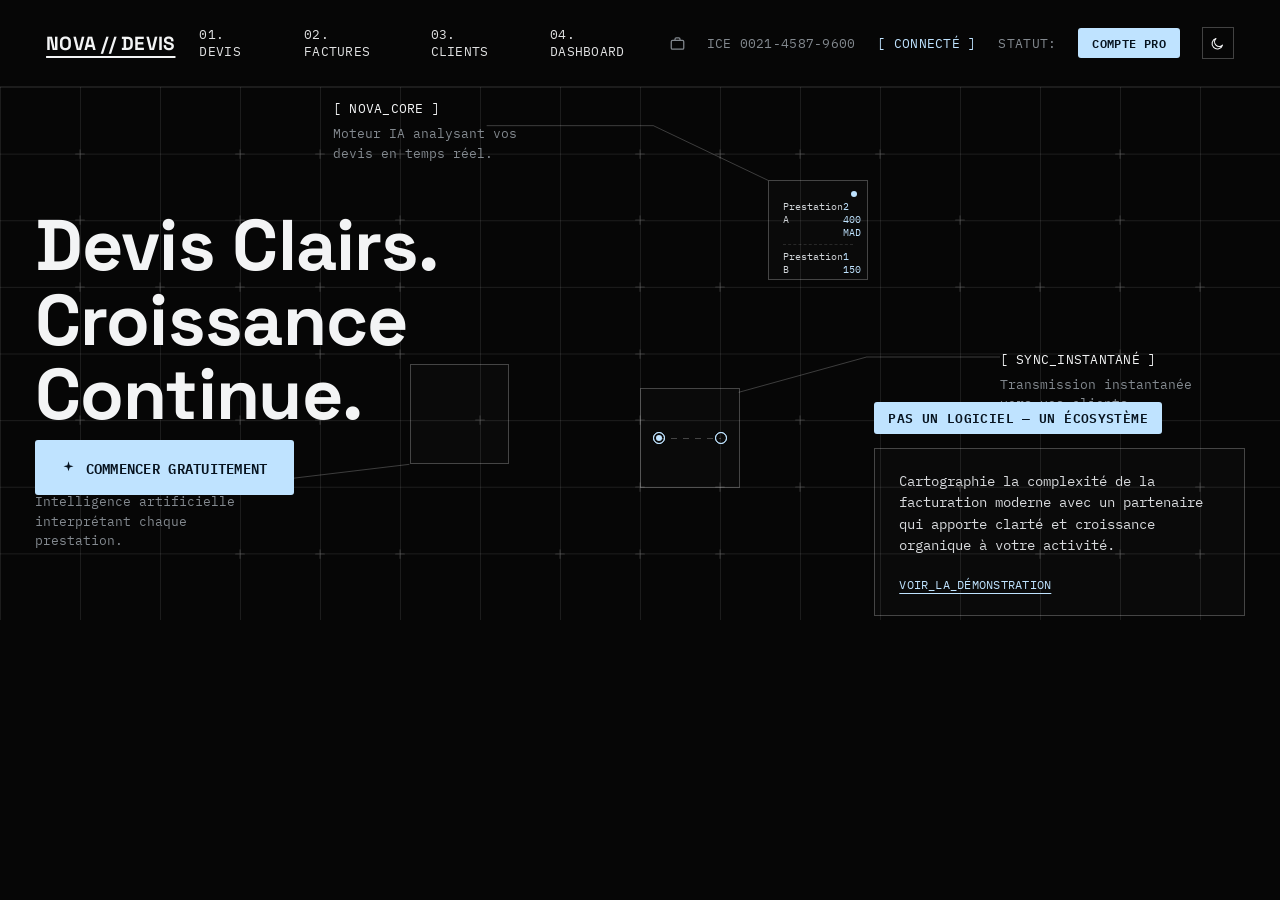
<file: frontend/index.html>
<!DOCTYPE html>
<html lang="fr">
<head>
<meta charset="UTF-8">
<meta name="viewport" content="width=device-width, initial-scale=1.0">
<title>NOVA // DEVIS — Devis clairs. Croissance continue.</title>
<link rel="preconnect" href="https://fonts.googleapis.com">
<link href="https://fonts.googleapis.com/css2?family=Space+Grotesk:wght@500;700&family=IBM+Plex+Mono:wght@400;500;600&display=swap" rel="stylesheet">
<style>
  :root{
    --bg:#060606;
    --line:rgba(255,255,255,.09);
    --line-strong:rgba(255,255,255,.24);
    --ink:#F3F4F5;
    --muted:#83898f;
    --accent:#BFE3FF;
    --accent-rgb:191,227,255;
    --accent-ink:#07131f;
    --ease:cubic-bezier(.22,.68,.32,1);
  }
  [data-theme="light"]{
    --bg:#FFFFFF;
    --line:rgba(10,12,15,.10);
    --line-strong:rgba(10,12,15,.24);
    --ink:#101113;
    --muted:#5B6066;
    --accent:#1C6FD1;
    --accent-rgb:28,111,209;
    --accent-ink:#FFFFFF;
  }
  *,*::before,*::after{box-sizing:border-box;}
  html,body{margin:0;background:var(--bg);}
  body{
    font-family:'IBM Plex Mono', monospace;
    color:var(--ink);
    -webkit-font-smoothing:antialiased;
    overflow-x:hidden;
  }
  a{color:inherit;text-decoration:none;}

  /* ---------------- Curtain (video-open feel) ---------------- */
  .curtain{position:fixed;inset:0;background:#060606;z-index:999;pointer-events:none;
    animation:curtain-out .9s var(--ease) .15s forwards;}
  @keyframes curtain-out{to{opacity:0;visibility:hidden;}}

  /* ---------------- Stage ---------------- */
  .stage{max-width:1600px;margin:0 auto;position:relative;}

  /* NAV */
  .nav{
    display:flex;align-items:center;justify-content:space-between;gap:24px;
    padding:26px clamp(20px,3.6vw,52px);border-bottom:1px solid var(--line);
    font-size:13px;letter-spacing:.02em;
    opacity:0;animation:fadeIn .6s var(--ease) .1s forwards;
  }
  .logo{
    font-family:'Space Grotesk',sans-serif;font-weight:700;font-size:19px;
    text-decoration:underline;text-underline-offset:6px;text-decoration-thickness:2px;
    white-space:nowrap;
  }
  .nav-links{display:flex;gap:clamp(16px,3vw,40px);}
  .nav-links a{color:var(--ink);opacity:.92;transition:opacity .2s;}
  .nav-links a:hover{opacity:1;color:var(--accent);}
  .nav-links a.active{color:var(--accent);}
  .nav-right{display:flex;align-items:center;gap:clamp(10px,2vw,22px);color:var(--muted);white-space:nowrap;}
  .nav-right .tag{color:var(--accent);}
  .pill{
    background:var(--accent);color:var(--accent-ink);font-weight:600;
    padding:5px 14px;border-radius:3px;font-size:12px;letter-spacing:.03em;
  }
  .nav-icon{width:15px;height:15px;flex:none;color:var(--muted);}
  .theme-toggle{
    width:32px;height:32px;border:1px solid var(--line-strong);background:transparent;color:var(--ink);
    display:inline-flex;align-items:center;justify-content:center;cursor:pointer;flex:none;
    transition:border-color .2s, transform .3s var(--ease);
  }
  .theme-toggle:hover{border-color:var(--accent);}
  .theme-toggle svg{width:15px;height:15px;}

  /* HERO CANVAS — percentage-positioned to mirror the reference composition */
  .hero{
    position:relative;
    aspect-ratio:1920/800;
    padding:0 clamp(16px,3.6vw,0px);
  }
  .grid-bg{position:absolute;inset:0;z-index:0;
    background-image:
      linear-gradient(var(--line) 1px, transparent 1px),
      linear-gradient(90deg, var(--line) 1px, transparent 1px);
    background-size: 6.25% 12.5%;
    opacity:0;animation:fadeIn 1.1s ease .2s forwards;
  }
  .connectors{position:absolute;inset:0;width:100%;height:100%;z-index:1;overflow:visible;}
  .connectors path{
    fill:none;stroke:var(--line-strong);stroke-width:1.4;
    stroke-dasharray:1400; stroke-dashoffset:1400;
    animation:draw 1.4s var(--ease) forwards;
  }
  @keyframes draw{to{stroke-dashoffset:0;}}

  .plus-layer{position:absolute;inset:0;z-index:1;pointer-events:none;}
  .plus{
    position:absolute;width:13px;height:13px;transform:translate(-50%,-50%);color:var(--line-strong);
    opacity:0;animation:plusIn .5s ease forwards, plusPulse 4.5s ease-in-out infinite;
  }
  .plus svg{width:100%;height:100%;display:block;}
  @keyframes plusIn{to{opacity:.7;}}
  @keyframes plusPulse{0%,100%{opacity:.35;}50%{opacity:.85;}}

  .node{position:absolute;z-index:2;}
  .node .eyebrow{
    font-size:12.5px;color:var(--ink);letter-spacing:.02em;margin-bottom:8px;
    opacity:0;transform:translateY(8px);animation:upIn .6s var(--ease) forwards;
  }
  .node .desc{
    font-size:12.5px;color:var(--muted);line-height:1.55;max-width:230px;
    opacity:0;transform:translateY(8px);animation:upIn .6s var(--ease) forwards;
  }
  @keyframes upIn{to{opacity:1;transform:translateY(0);}}

  .box{
    position:absolute;z-index:2;border:1px solid var(--line-strong);background:rgba(255,255,255,.015);
    overflow:hidden;opacity:0;transform:scale(.92);
    animation:boxIn .6s var(--ease) forwards;
  }
  @keyframes boxIn{to{opacity:1;transform:scale(1);}}
  .box-inner{position:absolute;inset:0;}

  /* Headline */
  .headline{
    position:absolute; left:2.7%; top:19%; width:min(46%,640px); z-index:2;
  }
  .headline .line{overflow:hidden;display:block;}
  .headline .line span{
    display:inline-block; font-family:'Space Grotesk',sans-serif; font-weight:700;
    font-size:clamp(34px,5.6vw,84px); line-height:1.04; letter-spacing:-.01em;
    transform:translateY(100%); animation:lineUp .7s var(--ease) forwards;
  }
  @keyframes lineUp{to{transform:translateY(0);}}

  .cta{
    position:absolute; left:2.7%; top:calc(19% + clamp(150px,17vw,260px) + 34px);
    display:inline-flex;align-items:center;gap:10px;
    background:var(--accent);color:var(--accent-ink);font-weight:600;font-size:13.5px;letter-spacing:.02em;
    padding:16px 26px;border-radius:3px;z-index:3;
    opacity:0;transform:translateY(14px);animation:upIn .6s var(--ease) 1.1s forwards;
    transition:transform .25s var(--ease), box-shadow .25s var(--ease);
  }
  .cta:hover{transform:translateY(-2px);box-shadow:0 14px 30px -10px rgba(var(--accent-rgb),.35);}
  .cta svg{width:15px;height:15px;}

  /* Right callout */
  .callout{position:absolute;right:2.7%;top:59%;width:min(29%,420px);z-index:2;
    opacity:0;transform:translateX(18px);animation:rightIn .7s var(--ease) 1s forwards;}
  @keyframes rightIn{to{opacity:1;transform:translateX(0);}}
  .callout .pill{display:inline-block;margin-bottom:14px;font-size:12.5px;}
  .callout-box{border:1px solid var(--line-strong);padding:22px 24px;background:rgba(255,255,255,.015);}
  .callout-box p{margin:0 0 16px;font-size:13.5px;line-height:1.6;color:#d8dadd;}
  .callout-box a{font-size:12px;color:var(--accent);text-decoration:underline;text-underline-offset:4px;letter-spacing:.02em;}
  .callout-box a:hover{color:#fff;}

  /* ---------------- Box content: NOVA_CORE (AI scanning devis) ---------------- */
  .mini-doc{padding:14px 14px 0;font-size:9.5px;color:#cfd3d7;}
  .mini-doc .row{display:flex;justify-content:space-between;padding:5px 0;border-bottom:1px dashed rgba(255,255,255,.12);}
  .mini-doc .row span:last-child{color:var(--accent);}
  .scan-bar{position:absolute;left:0;right:0;height:22px;
    background:linear-gradient(180deg, transparent, rgba(var(--accent-rgb),.16), transparent);
    animation:scan 2.6s linear infinite;}
  @keyframes scan{0%{top:0%;}100%{top:100%;}}
  .ai-dot{position:absolute;top:10px;right:10px;width:6px;height:6px;border-radius:50%;background:var(--accent);
    animation:dotPulse 1.6s ease-in-out infinite;}
  @keyframes dotPulse{0%,100%{opacity:.4;box-shadow:0 0 0 0 rgba(var(--accent-rgb),.4);}50%{opacity:1;box-shadow:0 0 0 5px rgba(var(--accent-rgb),0);}}

  /* ---------------- Box content: ANALYSE_LIVE (bars) ---------------- */
  .bars{position:absolute;left:14px;right:14px;bottom:14px;top:14px;display:flex;align-items:flex-end;gap:6px;}
  .bars i{flex:1;background:linear-gradient(180deg, var(--accent), rgba(var(--accent-rgb),.25));
    border-radius:1px 1px 0 0; animation:barMove 2.8s ease-in-out infinite;}
  @keyframes barMove{0%,100%{transform:scaleY(var(--h1));}50%{transform:scaleY(var(--h2));}}
  .bars i{transform-origin:bottom;}

  /* ---------------- Box content: SYNC_INSTANTANE (pulse nodes) ---------------- */
  .sync-wrap{position:absolute;inset:0;}
  .sync-line{position:absolute;left:18%;right:18%;top:50%;height:1px;background:repeating-linear-gradient(90deg, var(--line-strong) 0 6px, transparent 6px 12px);}
  .sync-node{position:absolute;top:50%;width:12px;height:12px;border:1px solid var(--accent);border-radius:50%;transform:translate(-50%,-50%);}
  .sync-node.a{left:18%;} .sync-node.b{left:82%;}
  .sync-dot{position:absolute;top:50%;left:18%;width:6px;height:6px;border-radius:50%;background:var(--accent);
    transform:translate(-50%,-50%);animation:travel 2.2s linear infinite;}
  @keyframes travel{0%{left:18%;opacity:0;}10%{opacity:1;}90%{opacity:1;}100%{left:82%;opacity:0;}}
  .ring{position:absolute;top:50%;width:12px;height:12px;border:1px solid var(--accent);border-radius:50%;
    transform:translate(-50%,-50%);animation:ringPulse 2.2s ease-out infinite;}
  .ring.a{left:18%;} .ring.b{left:82%;animation-delay:1.1s;}
  @keyframes ringPulse{0%{transform:translate(-50%,-50%) scale(1);opacity:.7;}100%{transform:translate(-50%,-50%) scale(2.4);opacity:0;}}

  @keyframes fadeIn{to{opacity:1;}}

  /* ---------------- Reduced motion ---------------- */
  @media (prefers-reduced-motion: reduce){
    *,*::before,*::after{animation-duration:.001ms !important; animation-iteration-count:1 !important;}
    .curtain{display:none;}
    .headline .line span, .node .eyebrow, .node .desc, .box, .cta, .callout{opacity:1 !important; transform:none !important;}
    .connectors path{stroke-dashoffset:0 !important;}
    .plus{opacity:.6 !important;}
  }

  /* ---------------- Responsive fallback ---------------- */
  @media (max-width:1000px){
    .hero{aspect-ratio:auto;min-height:auto;padding-bottom:60px;}
    .grid-bg,.connectors,.plus-layer{display:none;}
    .node{display:none;}
    .box{display:none;}
    .headline{position:static;width:auto;padding:56px 20px 0;}
    .cta{position:static;margin:28px 20px 0;}
    .callout{position:static;width:auto;margin:40px 20px 0;transform:none !important;opacity:1 !important;}
    .nav-links{display:none;}
  }
  @media (max-width:1000px) and (min-width:0px){
    .nav{flex-wrap:wrap;}
  }
</style>
</head>
<body>

<div class="curtain"></div>

<div class="stage">

  <header class="nav">
    <a href="index.html" class="logo">NOVA // DEVIS</a>
    <nav class="nav-links">
      <a href="devis.html">01. DEVIS</a>
      <a href="factures.html">02. FACTURES</a>
      <a href="clients.html">03. CLIENTS</a>
      <a href="dashboard.html">04. DASHBOARD</a>
    </nav>
    <div class="nav-right">
      <svg class="nav-icon" viewBox="0 0 24 24" fill="none" stroke="currentColor" stroke-width="2" stroke-linecap="round" stroke-linejoin="round"><rect x="2" y="7" width="20" height="14" rx="2"/><path d="M16 7V5a2 2 0 0 0-2-2h-4a2 2 0 0 0-2 2v2"/></svg>
      <span>ICE 0021-4587-9600</span>
      <span class="tag">[ CONNECTÉ ]</span>
      <span>STATUT:</span>
      <span class="pill">COMPTE PRO</span>
      <button class="theme-toggle" aria-label="Changer de thème"></button>
    </div>
  </header>

  <section class="hero" id="heroCanvas">
    <div class="grid-bg"></div>

    <svg class="connectors" viewBox="0 0 1920 800" preserveAspectRatio="none">
      <path d="M 730,58 L 980,58 L 1152,140" style="animation-delay:.35s"/>
      <path d="M 1500,405 L 1300,405 L 1108,458" style="animation-delay:.55s"/>
      <path d="M 614,566 L 380,594 L 150,594" style="animation-delay:.75s"/>
    </svg>

    <div class="plus-layer" id="plusLayer"></div>

    <!-- NOVA_CORE -->
    <div class="node" style="left:26%; top:2.5%;">
      <div class="eyebrow" style="animation-delay:.4s;">[ NOVA_CORE ]</div>
      <div class="desc" style="animation-delay:.5s;">Moteur IA analysant vos devis en temps réel.</div>
    </div>
    <div class="box" style="left:60%; top:17.5%; width:7.8%; height:18.6%; animation-delay:.55s;">
      <div class="box-inner">
        <div class="ai-dot"></div>
        <div class="mini-doc">
          <div class="row"><span>Prestation A</span><span>2 400 MAD</span></div>
          <div class="row"><span>Prestation B</span><span>1 150 MAD</span></div>
          <div class="row"><span>TVA 20%</span><span>710 MAD</span></div>
          <div class="row"><span>Total</span><span>4 260 MAD</span></div>
        </div>
        <div class="scan-bar"></div>
      </div>
    </div>

    <!-- SYNC_INSTANTANE -->
    <div class="node" style="left:78.1%; top:49.5%; text-align:left;">
      <div class="eyebrow" style="animation-delay:.6s;">[ SYNC_INSTANTANÉ ]</div>
      <div class="desc" style="animation-delay:.7s;">Transmission instantanée vers vos clients.</div>
    </div>
    <div class="box" style="left:50%; top:56.5%; width:7.8%; height:18.6%; animation-delay:.7s;">
      <div class="box-inner sync-wrap">
        <div class="sync-line"></div>
        <div class="ring a"></div><div class="ring b"></div>
        <div class="sync-node a"></div><div class="sync-node b"></div>
        <div class="sync-dot"></div>
      </div>
    </div>

    <!-- ANALYSE_LIVE -->
    <div class="node" style="left:2.7%; top:71.5%;">
      <div class="eyebrow" style="animation-delay:.8s;">[ ANALYSE_LIVE ]</div>
      <div class="desc" style="animation-delay:.9s;">Intelligence artificielle interprétant chaque prestation.</div>
    </div>
    <div class="box" style="left:32%; top:52%; width:7.8%; height:18.6%; animation-delay:.85s;">
      <div class="box-inner">
        <div class="bars" id="analyseBars"></div>
      </div>
    </div>

    <!-- Headline -->
    <h1 class="headline">
      <span class="line"><span style="animation-delay:.55s;">Devis Clairs.</span></span>
      <span class="line"><span style="animation-delay:.68s;">Croissance</span></span>
      <span class="line"><span style="animation-delay:.81s;">Continue.</span></span>
    </h1>

    <a href="devis.html" class="cta">
      <svg viewBox="0 0 24 24" fill="currentColor"><path d="M12 2l1.8 6.2L20 10l-6.2 1.8L12 18l-1.8-6.2L4 10l6.2-1.8L12 2z"/></svg>
      COMMENCER GRATUITEMENT
    </a>

    <div class="callout">
      <span class="pill">PAS UN LOGICIEL — UN ÉCOSYSTÈME</span>
      <div class="callout-box">
        <p>Cartographie la complexité de la facturation moderne avec un partenaire qui apporte clarté et croissance organique à votre activité.</p>
        <a href="dashboard.html">VOIR_LA_DÉMONSTRATION</a>
      </div>
    </div>

  </section>
</div>

<script src="js/app.js"></script>
<script>
  // Procedurally scatter blueprint "+" markers across the grid intersections,
  // with randomized pulse timing so the canvas feels quietly alive.
  const plusSvg = '<svg viewBox="0 0 24 24" fill="none" stroke="currentColor" stroke-width="2" stroke-linecap="round"><path d="M12 4v16M4 12h16"/></svg>';
  const layer = document.getElementById('plusLayer');
  const cols = 16, rows = 8;
  for(let r=1;r<rows;r++){
    for(let c=1;c<cols;c++){
      if(Math.random() > 0.55) continue; // sparse, not every intersection
      const el = document.createElement('div');
      el.className = 'plus';
      el.style.left = (c/cols*100) + '%';
      el.style.top = (r/rows*100) + '%';
      el.style.animationDelay = (Math.random()*1.2) + 's, ' + (Math.random()*4) + 's';
      el.innerHTML = plusSvg;
      layer.appendChild(el);
    }
  }

  // Animated bar chart for the ANALYSE_LIVE box
  const bars = document.getElementById('analyseBars');
  for(let i=0;i<7;i++){
    const h1 = (0.25 + Math.random()*0.5).toFixed(2);
    const h2 = (0.35 + Math.random()*0.6).toFixed(2);
    const b = document.createElement('i');
    b.style.setProperty('--h1', h1);
    b.style.setProperty('--h2', h2);
    b.style.transform = 'scaleY(' + h1 + ')';
    b.style.animationDelay = (Math.random()*1.4) + 's';
    bars.appendChild(b);
  }

  // Subtle parallax on the hero canvas, following the cursor (desktop only)
  const hero = document.getElementById('heroCanvas');
  if(window.matchMedia('(min-width:1001px)').matches && !window.matchMedia('(prefers-reduced-motion: reduce)').matches){
    hero.addEventListener('mousemove', (e)=>{
      const r = hero.getBoundingClientRect();
      const px = (e.clientX - r.left)/r.width - 0.5;
      const py = (e.clientY - r.top)/r.height - 0.5;
      hero.querySelectorAll('.node, .box').forEach((el, i)=>{
        const depth = (i % 3 + 1) * 2.4;
        el.style.transform = (el.style.transform||'').replace(/translate3d\([^)]*\)/,'') +
          ` translate3d(${px*depth}px, ${py*depth}px, 0)`;
      });
    });
  }
</script>
</body>
</html>
</file>
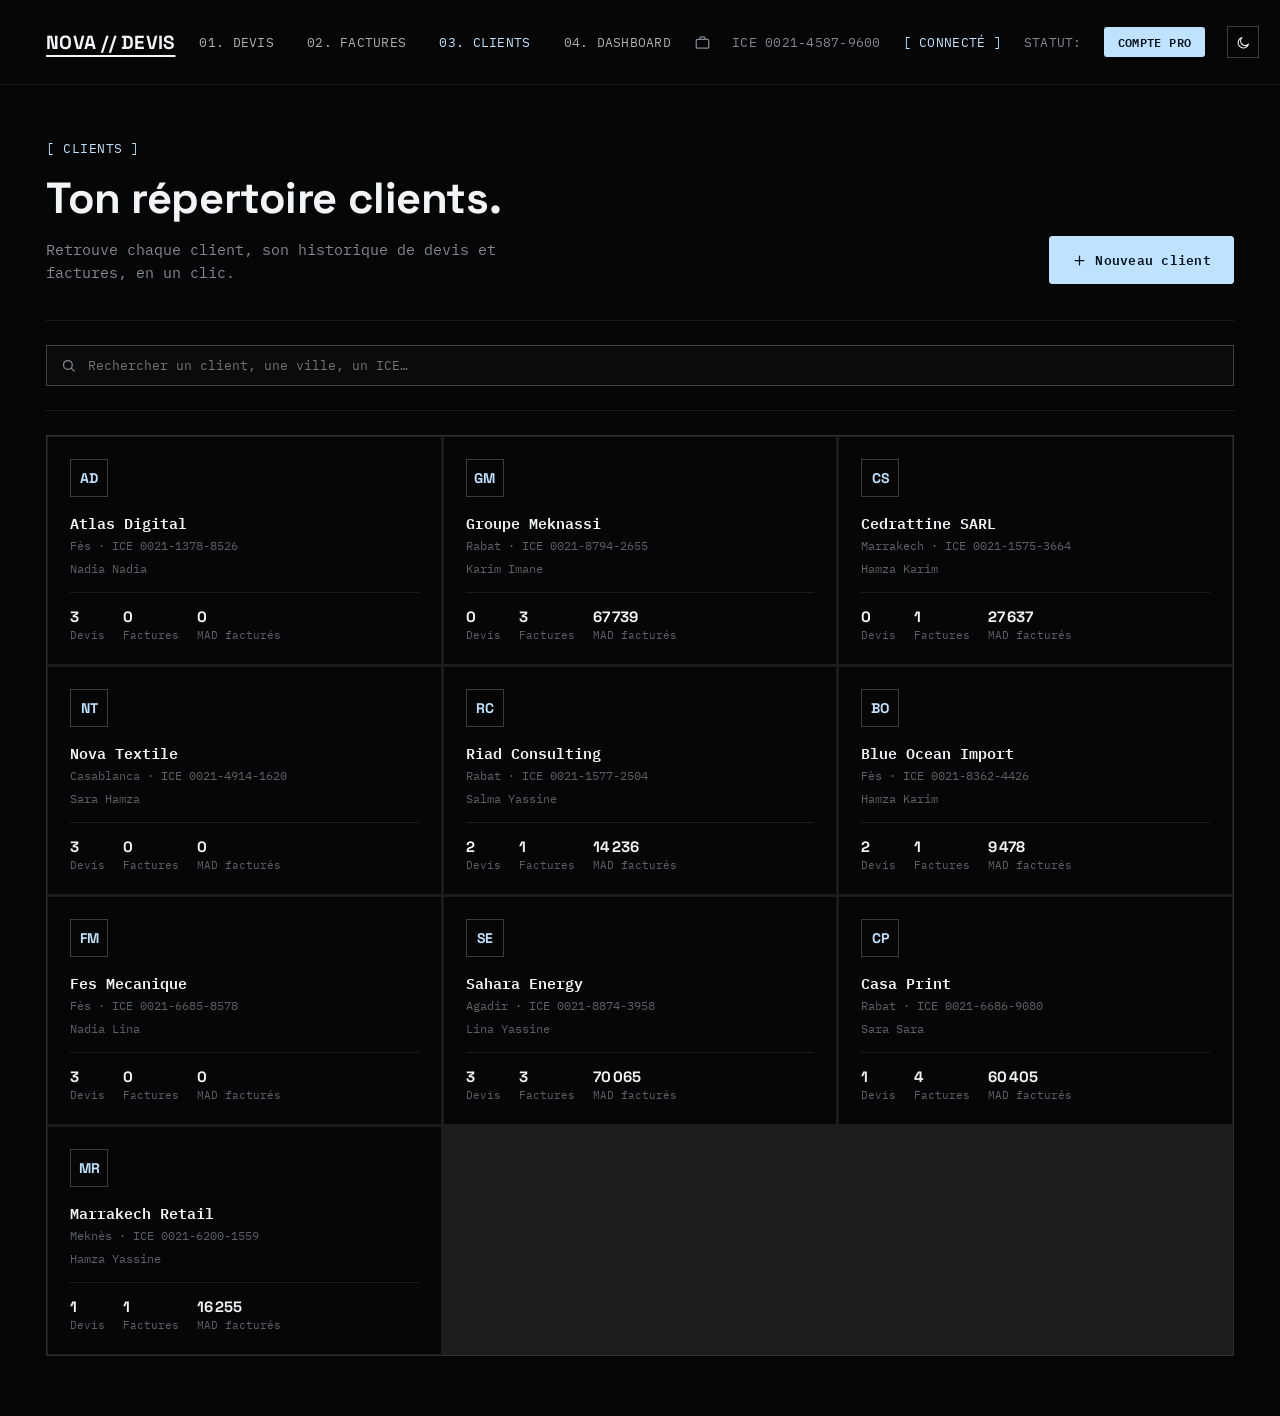
<file: frontend/clients.html>
<!DOCTYPE html>
<html lang="fr">
<head>
<meta charset="UTF-8">
<meta name="viewport" content="width=device-width, initial-scale=1.0">
<title>Clients — NOVA // DEVIS</title>
<link rel="preconnect" href="https://fonts.googleapis.com">
<link href="https://fonts.googleapis.com/css2?family=Space+Grotesk:wght@500;700&family=IBM+Plex+Mono:wght@400;500;600&display=swap" rel="stylesheet">
<link rel="stylesheet" href="css/style.css">
<style>
  .client-card{cursor:pointer;}
  .client-avatar{width:38px;height:38px;border:1px solid var(--line-strong);display:flex;align-items:center;justify-content:center;
    font-family:'Space Grotesk',sans-serif;font-weight:700;font-size:14px;color:var(--accent);margin-bottom:14px;}
  .client-stats{display:flex;gap:18px;margin-top:16px;padding-top:14px;border-top:1px solid var(--line);}
  .client-stats div{font-size:11px;color:var(--muted-2);}
  .client-stats b{display:block;font-family:'Space Grotesk',sans-serif;font-size:15px;color:var(--ink);font-weight:700;margin-bottom:2px;}
</style>
</head>
<body>

<div class="stage">
  <header class="nav">
    <a href="index.html" class="logo">NOVA // DEVIS</a>
    <nav class="nav-links">
      <a href="devis.html">01. DEVIS</a>
      <a href="factures.html">02. FACTURES</a>
      <a href="clients.html" class="active">03. CLIENTS</a>
      <a href="dashboard.html">04. DASHBOARD</a>
    </nav>
    <div class="nav-right">
      <svg class="nav-icon" viewBox="0 0 24 24" fill="none" stroke="currentColor" stroke-width="2" stroke-linecap="round" stroke-linejoin="round"><rect x="2" y="7" width="20" height="14" rx="2"/><path d="M16 7V5a2 2 0 0 0-2-2h-4a2 2 0 0 0-2 2v2"/></svg>
      <span>ICE 0021-4587-9600</span>
      <span class="tag">[ CONNECTÉ ]</span>
      <span>STATUT:</span>
      <span class="pill">COMPTE PRO</span>
      <button class="theme-toggle" aria-label="Changer de thème"></button>
    </div>
    <button class="nav-burger"><svg width="16" height="16" viewBox="0 0 24 24" fill="none" stroke="currentColor" stroke-width="2" stroke-linecap="round"><path d="M4 6h16M4 12h16M4 18h16"/></svg></button>
  </header>

  <div class="wrap">
    <div class="page-head reveal">
      <span class="eyebrow">[ CLIENTS ]</span>
      <div class="page-head-row">
        <div>
          <h1>Ton répertoire clients.</h1>
          <p class="sub">Retrouve chaque client, son historique de devis et factures, en un clic.</p>
        </div>
        <button class="btn btn-primary" id="openNewClient">
          <svg width="15" height="15" viewBox="0 0 24 24" fill="none" stroke="currentColor" stroke-width="2" stroke-linecap="round"><path d="M12 5v14M5 12h14"/></svg>
          Nouveau client
        </button>
      </div>
    </div>

    <div class="toolbar reveal">
      <div class="search-box">
        <svg viewBox="0 0 24 24" fill="none" stroke="currentColor" stroke-width="2" stroke-linecap="round"><circle cx="11" cy="11" r="7"/><path d="m21 21-4.35-4.35"/></svg>
        <input type="text" id="searchInput" placeholder="Rechercher un client, une ville, un ICE…">
      </div>
    </div>

    <div id="clientsWrap" style="margin:24px 0 60px;"></div>
  </div>
</div>

<!-- New client modal -->
<div class="modal-center" id="clientModal">
  <div class="modal-box">
    <span class="eyebrow" style="margin-bottom:6px;">[ NOUVEAU CLIENT ]</span>
    <h3 style="margin-bottom:18px;">Ajouter un client</h3>
    <form id="clientForm">
      <div class="field">
        <label>Nom de l'entreprise</label>
        <input type="text" id="cName" placeholder="Ex : Atlas Digital" required>
      </div>
      <div class="field-row">
        <div class="field">
          <label>Contact</label>
          <input type="text" id="cContact" placeholder="Nom du contact">
        </div>
        <div class="field">
          <label>ICE</label>
          <input type="text" id="cIce" placeholder="0021-XXXX-XXXX">
        </div>
      </div>
      <div class="field-row">
        <div class="field">
          <label>E-mail</label>
          <input type="email" id="cEmail" placeholder="contact@entreprise.ma">
        </div>
        <div class="field">
          <label>Ville</label>
          <select id="cCity">
            <option>Casablanca</option><option>Rabat</option><option>Marrakech</option>
            <option>Fès</option><option>Tanger</option><option>Agadir</option><option>Meknès</option>
          </select>
        </div>
      </div>
      <div class="flex gap-12 mt-24">
        <button type="button" class="btn" id="cancelClient">Annuler</button>
        <button type="submit" class="btn btn-primary" style="flex:1;">Ajouter le client</button>
      </div>
    </form>
  </div>
</div>

<!-- Client detail modal -->
<div class="modal-center" id="detailModal">
  <div class="modal-box" id="detailContent" style="max-width:520px;"></div>
</div>

<script src="js/app.js"></script>
<script src="js/clients.js"></script>
</body>
</html>
</file>
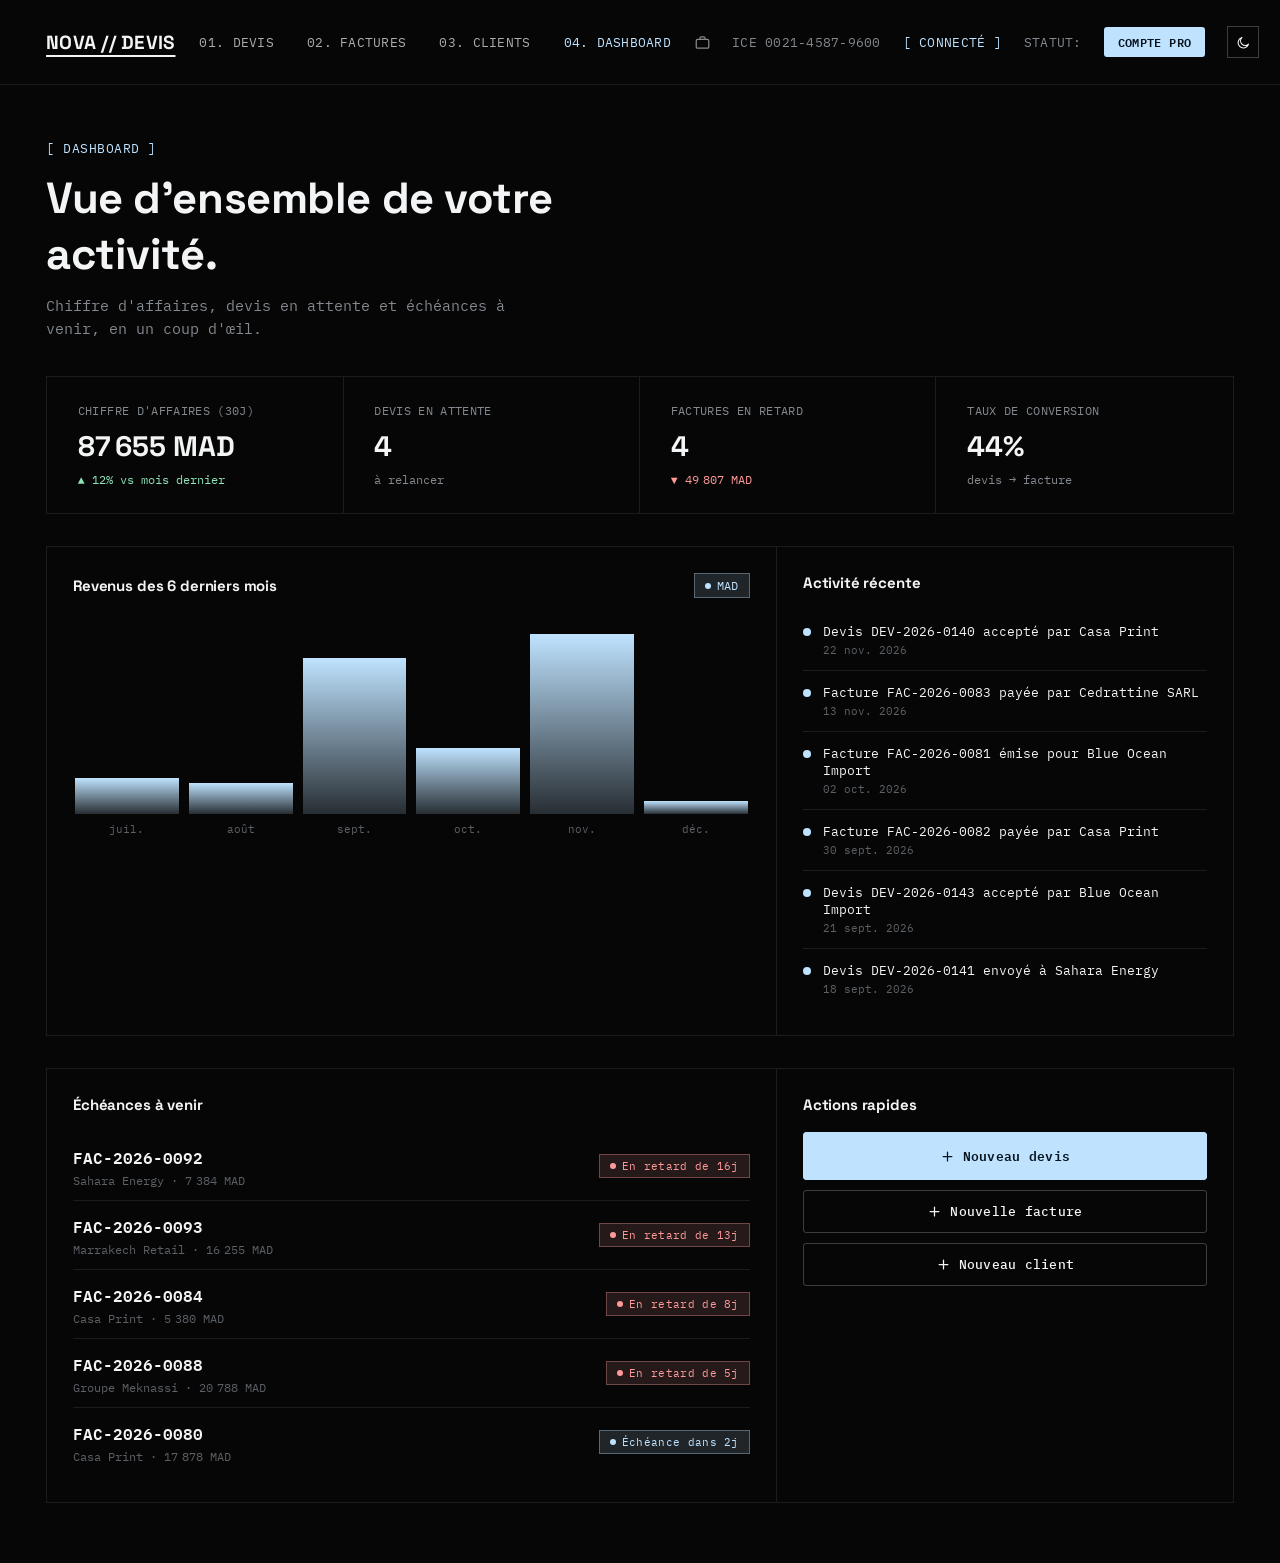
<file: frontend/dashboard.html>
<!DOCTYPE html>
<html lang="fr">
<head>
<meta charset="UTF-8">
<meta name="viewport" content="width=device-width, initial-scale=1.0">
<title>Dashboard — NOVA // DEVIS</title>
<link rel="preconnect" href="https://fonts.googleapis.com">
<link href="https://fonts.googleapis.com/css2?family=Space+Grotesk:wght@500;700&family=IBM+Plex+Mono:wght@400;500;600&display=swap" rel="stylesheet">
<link rel="stylesheet" href="css/style.css">
<style>
  .chart-card{position:relative;overflow:hidden;}
  .chart-wrap{height:220px;display:flex;align-items:flex-end;gap:10px;margin-top:18px;padding:0 2px;}
  .chart-wrap .bar-col{flex:1;display:flex;flex-direction:column;align-items:center;gap:8px;}
  .chart-wrap .bar{width:100%;background:linear-gradient(180deg,var(--accent),rgba(191,227,255,.18));transform-origin:bottom;
    transform:scaleY(0);transition:transform 1s var(--ease);}
  .chart-wrap .m-label{font-size:10.5px;color:var(--muted-2);}
  .legend-row{display:flex;justify-content:space-between;align-items:center;margin-top:8px;}
  .activity-item{display:flex;gap:12px;padding:13px 0;border-bottom:1px solid var(--line);font-size:13px;}
  .activity-item:last-child{border-bottom:none;}
  .activity-dot{width:8px;height:8px;border-radius:50%;background:var(--accent);margin-top:5px;flex:none;}
  .activity-item .t{color:var(--muted-2);font-size:11px;margin-top:3px;}
  .due-item{display:flex;align-items:center;gap:12px;padding:12px 0;border-bottom:1px solid var(--line);}
  .due-item:last-child{border-bottom:none;}
  .due-badge{margin-left:auto;font-size:11px;}
</style>
</head>
<body>

<div class="stage">
  <header class="nav">
    <a href="index.html" class="logo">NOVA // DEVIS</a>
    <nav class="nav-links">
      <a href="devis.html">01. DEVIS</a>
      <a href="factures.html">02. FACTURES</a>
      <a href="clients.html">03. CLIENTS</a>
      <a href="dashboard.html" class="active">04. DASHBOARD</a>
    </nav>
    <div class="nav-right">
      <svg class="nav-icon" viewBox="0 0 24 24" fill="none" stroke="currentColor" stroke-width="2" stroke-linecap="round" stroke-linejoin="round"><rect x="2" y="7" width="20" height="14" rx="2"/><path d="M16 7V5a2 2 0 0 0-2-2h-4a2 2 0 0 0-2 2v2"/></svg>
      <span>ICE 0021-4587-9600</span>
      <span class="tag">[ CONNECTÉ ]</span>
      <span>STATUT:</span>
      <span class="pill">COMPTE PRO</span>
      <button class="theme-toggle" aria-label="Changer de thème"></button>
    </div>
    <button class="nav-burger"><svg width="16" height="16" viewBox="0 0 24 24" fill="none" stroke="currentColor" stroke-width="2" stroke-linecap="round"><path d="M4 6h16M4 12h16M4 18h16"/></svg></button>
  </header>

  <div class="wrap">
    <div class="page-head reveal">
      <span class="eyebrow">[ DASHBOARD ]</span>
      <div class="page-head-row">
        <div>
          <h1>Vue d'ensemble de votre activité.</h1>
          <p class="sub">Chiffre d'affaires, devis en attente et échéances à venir, en un coup d'œil.</p>
        </div>
      </div>
    </div>

    <div class="kpi-strip reveal">
      <div class="kpi">
        <div class="k-label">CHIFFRE D'AFFAIRES (30J)</div>
        <div class="k-value" id="kpiRevenue">—</div>
        <div class="k-delta up">▲ 12% vs mois dernier</div>
      </div>
      <div class="kpi">
        <div class="k-label">DEVIS EN ATTENTE</div>
        <div class="k-value" id="kpiPendingDevis">—</div>
        <div class="k-delta muted">à relancer</div>
      </div>
      <div class="kpi">
        <div class="k-label">FACTURES EN RETARD</div>
        <div class="k-value" id="kpiOverdue">—</div>
        <div class="k-delta down" id="kpiOverdueAmount">—</div>
      </div>
      <div class="kpi">
        <div class="k-label">TAUX DE CONVERSION</div>
        <div class="k-value" id="kpiConversion">—</div>
        <div class="k-delta muted">devis → facture</div>
      </div>
    </div>

    <div class="grid-2 mt-32 reveal">
      <div class="chart-card">
        <div class="card-head">
          <h3>Revenus des 6 derniers mois</h3>
          <span class="badge blue">MAD</span>
        </div>
        <div class="chart-wrap" id="revenueChart"></div>
      </div>
      <div>
        <div class="card-head"><h3>Activité récente</h3></div>
        <div id="activityFeed"></div>
      </div>
    </div>

    <div class="grid-2 mt-32 reveal" style="margin-bottom:60px;">
      <div>
        <div class="card-head"><h3>Échéances à venir</h3></div>
        <div id="upcomingDue"></div>
      </div>
      <div>
        <div class="card-head"><h3>Actions rapides</h3></div>
        <div class="flex" style="flex-direction:column;gap:10px;">
          <a href="devis.html" class="btn btn-primary"><svg width="15" height="15" viewBox="0 0 24 24" fill="none" stroke="currentColor" stroke-width="2" stroke-linecap="round"><path d="M12 5v14M5 12h14"/></svg> Nouveau devis</a>
          <a href="factures.html" class="btn"><svg width="15" height="15" viewBox="0 0 24 24" fill="none" stroke="currentColor" stroke-width="2" stroke-linecap="round"><path d="M12 5v14M5 12h14"/></svg> Nouvelle facture</a>
          <a href="clients.html" class="btn"><svg width="15" height="15" viewBox="0 0 24 24" fill="none" stroke="currentColor" stroke-width="2" stroke-linecap="round"><path d="M12 5v14M5 12h14"/></svg> Nouveau client</a>
        </div>
      </div>
    </div>
  </div>
</div>

<script src="js/app.js"></script>
<script src="js/dashboard.js"></script>
</body>
</html>
</file>
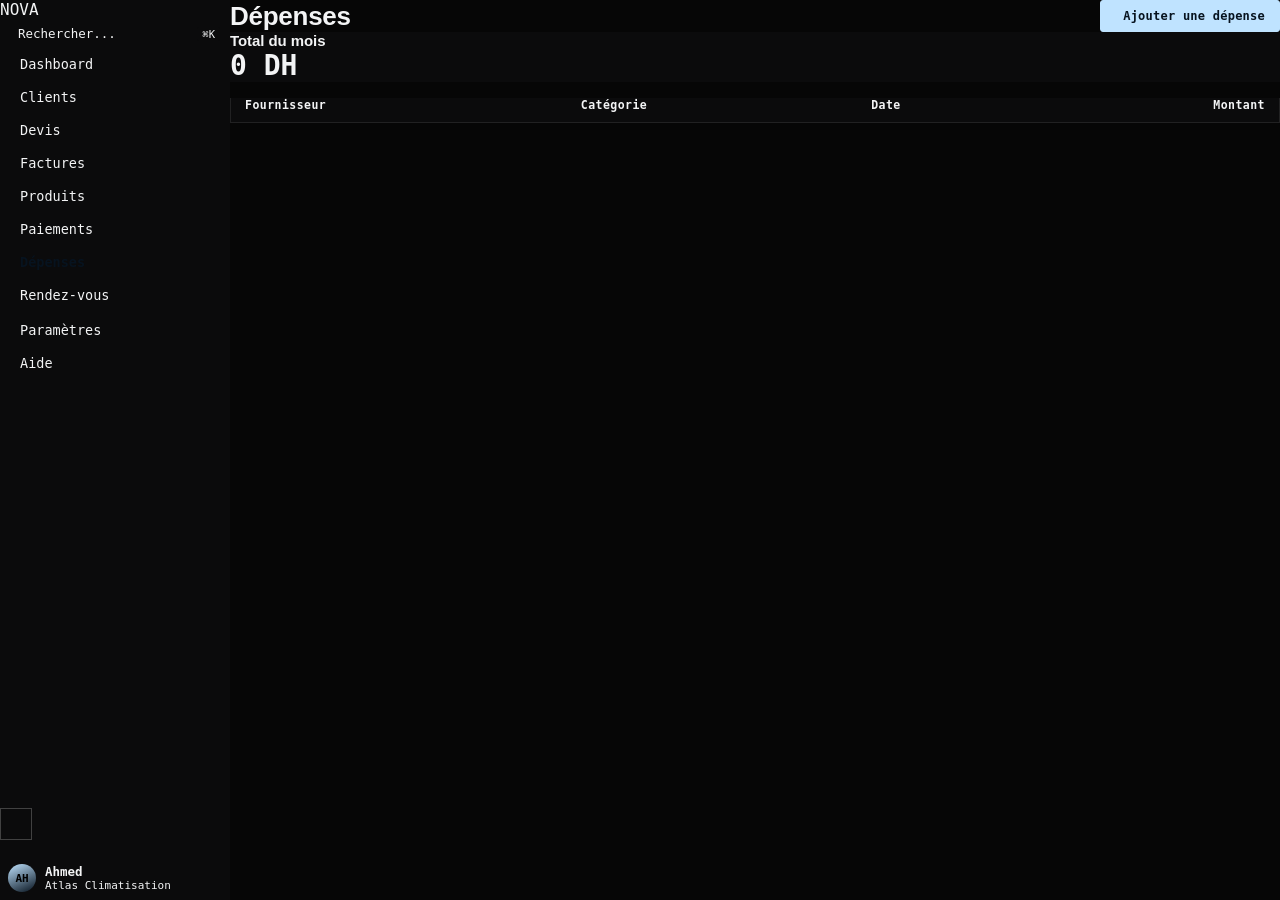
<file: frontend/depenses.html>
<!DOCTYPE html>
<html lang="fr">
<head>
<meta charset="UTF-8">
<meta name="viewport" content="width=device-width, initial-scale=1.0">
<title>Dépenses — NOVA</title>
<link rel="preconnect" href="https://fonts.googleapis.com">
<link href="https://fonts.googleapis.com/css2?family=Manrope:wght@600;700;800&family=Inter:wght@400;500;600;700&display=swap" rel="stylesheet">
<link rel="stylesheet" href="css/style.css">
<link rel="stylesheet" href="css/app.css">
</head>
<body>
<div class="app-shell">

  <aside class="sidebar">
    <a href="index.html" class="brand"><span class="brand-mark"></span>NOVA</a>
    <div class="side-search" data-cmdk-trigger><i data-lucide="search"></i> Rechercher... <kbd>⌘K</kbd></div>
    <nav class="side-nav">
      <a href="dashboard.html"><i data-lucide="layout-dashboard"></i>Dashboard</a>
      <a href="clients.html"><i data-lucide="users"></i>Clients</a>
      <a href="devis.html"><i data-lucide="file-text"></i>Devis</a>
      <a href="factures.html"><i data-lucide="receipt"></i>Factures</a>
      <a href="produits.html"><i data-lucide="package"></i>Produits</a>
      <a href="paiements.html"><i data-lucide="credit-card"></i>Paiements</a>
      <a href="depenses.html" class="active"><i data-lucide="wallet"></i>Dépenses</a>
      <a href="rendezvous.html"><i data-lucide="calendar"></i>Rendez-vous</a>
      <div class="side-sep"></div>
      <a href="settings.html"><i data-lucide="settings"></i>Paramètres</a>
      <a href="#"><i data-lucide="help-circle"></i>Aide</a>
    </nav>
    <div class="side-foot">
      <button class="theme-toggle" style="align-self:flex-start;margin-bottom:6px;" onclick="novaToggleTheme()"><i data-lucide="moon" class="icon-moon"></i><i data-lucide="sun" class="icon-sun"></i></button>
      <div class="user-chip"><div class="avatar">AH</div><div><div class="u-name">Ahmed</div><div class="u-role">Atlas Climatisation</div></div></div>
    </div>
  </aside>

  <main class="main">
    <div class="topbar">
      <h1>Dépenses</h1>
      <div class="topbar-actions">
        <button class="btn btn-primary btn-sm" onclick="novaNewExpense()"><i data-lucide="plus"></i>Ajouter une dépense</button>
      </div>
    </div>

    <div class="panel" style="margin-bottom:16px;">
      <div class="panel-head"><h2>Total du mois</h2></div>
      <div class="kpi-val" id="exp-total" style="font-size:28px;">0 DH</div>
    </div>

    <div class="panel" style="padding:0;">
      <div class="table-wrap">
        <table class="data-table">
          <thead><tr><th>Fournisseur</th><th>Catégorie</th><th>Date</th><th style="text-align:right;">Montant</th></tr></thead>
          <tbody id="exp-tbody"></tbody>
        </table>
      </div>
    </div>
  </main>
</div>

<nav class="mobile-nav">
  <a href="dashboard.html"><i data-lucide="layout-dashboard"></i>Accueil</a>
  <a href="clients.html"><i data-lucide="users"></i>Clients</a>
  <a href="devis.html"><i data-lucide="file-text"></i>Devis</a>
  <a href="factures.html"><i data-lucide="receipt"></i>Factures</a>
  <a href="settings.html"><i data-lucide="more-horizontal"></i>Plus</a>
</nav>

<script src="js/data.js"></script>
<script src="js/icons.js"></script>
<script src="js/app.js"></script>
<script>
document.addEventListener('DOMContentLoaded', () => {
  const d = NOVA.data();
  const total = d.expenses.reduce((s,e)=>s+e.amount,0);
  novaCountUp(document.getElementById('exp-total'), total, { money:true });
  document.getElementById('exp-tbody').innerHTML = d.expenses.map(e => `
    <tr><td class="cell-primary">${e.supplier}</td><td class="cell-muted">${e.category}</td><td class="cell-muted">${e.date.split('-').reverse().join('/')}</td><td class="cell-num">${NOVA.fmt(e.amount)}</td></tr>`).join('');
  novaIcons();
});
function novaNewExpense(){
  const supplier = prompt('Fournisseur :');
  if(!supplier) return;
  const amount = parseFloat(prompt('Montant (DH) :') || '0') || 0;
  const d = NOVA.data();
  d.expenses.unshift({ id:'e'+Date.now(), supplier, category:'Autre', amount, date:new Date().toISOString().slice(0,10) });
  NOVA.save(d);
  novaToast('Dépense ajoutée');
  location.reload();
}
</script>
</body>
</html>
</file>
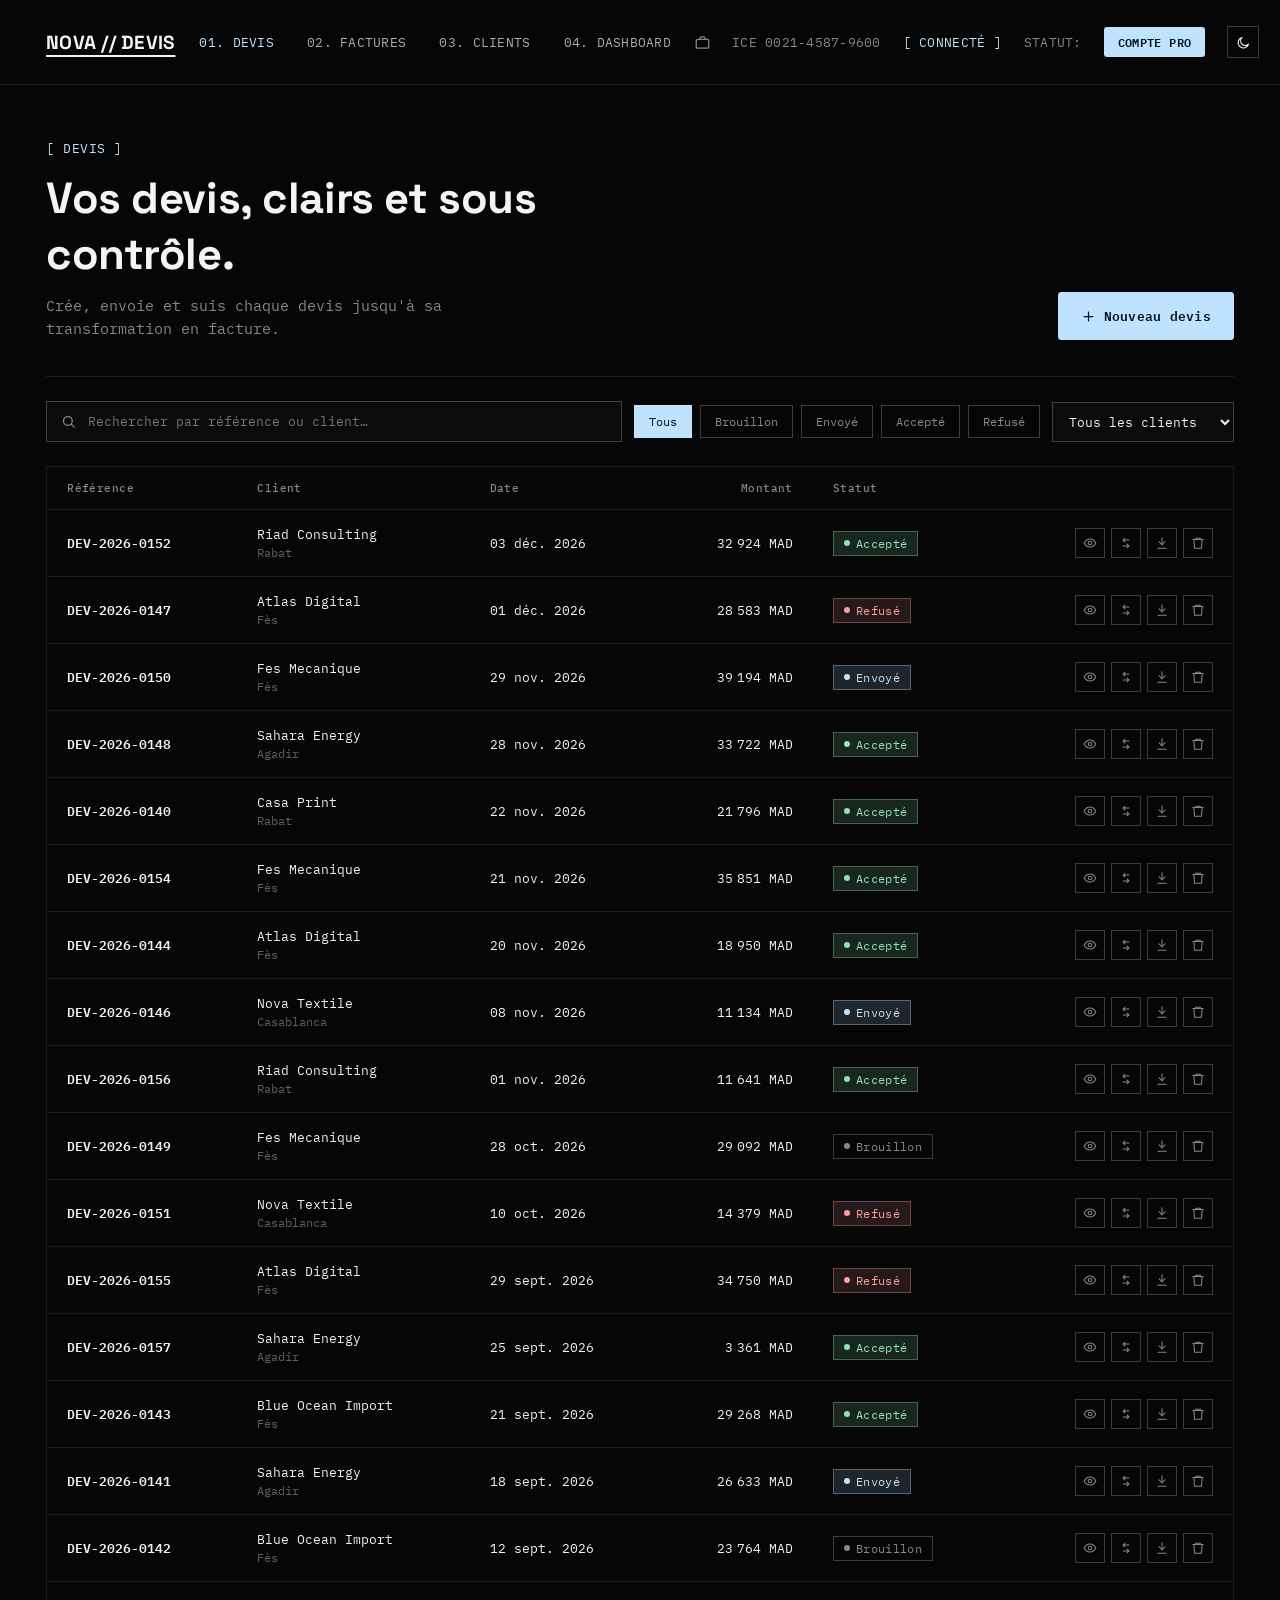
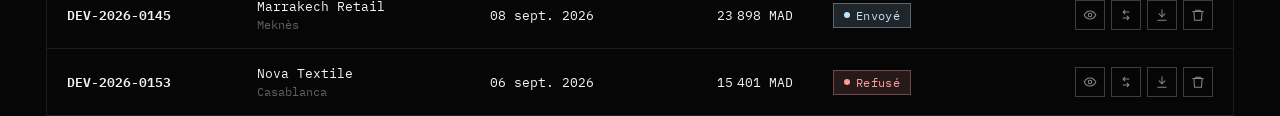
<file: frontend/devis.html>
<!DOCTYPE html>
<html lang="fr">
<head>
<meta charset="UTF-8">
<meta name="viewport" content="width=device-width, initial-scale=1.0">
<title>Devis — NOVA // DEVIS</title>
<link rel="preconnect" href="https://fonts.googleapis.com">
<link href="https://fonts.googleapis.com/css2?family=Space+Grotesk:wght@500;700&family=IBM+Plex+Mono:wght@400;500;600&display=swap" rel="stylesheet">
<link rel="stylesheet" href="css/style.css">
</head>
<body>

<div class="stage">
  <header class="nav">
    <a href="index.html" class="logo">NOVA // DEVIS</a>
    <nav class="nav-links">
      <a href="devis.html" class="active">01. DEVIS</a>
      <a href="factures.html">02. FACTURES</a>
      <a href="clients.html">03. CLIENTS</a>
      <a href="dashboard.html">04. DASHBOARD</a>
    </nav>
    <div class="nav-right">
      <svg class="nav-icon" viewBox="0 0 24 24" fill="none" stroke="currentColor" stroke-width="2" stroke-linecap="round" stroke-linejoin="round"><rect x="2" y="7" width="20" height="14" rx="2"/><path d="M16 7V5a2 2 0 0 0-2-2h-4a2 2 0 0 0-2 2v2"/></svg>
      <span>ICE 0021-4587-9600</span>
      <span class="tag">[ CONNECTÉ ]</span>
      <span>STATUT:</span>
      <span class="pill">COMPTE PRO</span>
      <button class="theme-toggle" aria-label="Changer de thème"></button>
    </div>
    <button class="nav-burger"><svg width="16" height="16" viewBox="0 0 24 24" fill="none" stroke="currentColor" stroke-width="2" stroke-linecap="round"><path d="M4 6h16M4 12h16M4 18h16"/></svg></button>
  </header>

  <div class="wrap">
    <div class="page-head reveal">
      <span class="eyebrow">[ DEVIS ]</span>
      <div class="page-head-row">
        <div>
          <h1>Vos devis, clairs et sous contrôle.</h1>
          <p class="sub">Crée, envoie et suis chaque devis jusqu'à sa transformation en facture.</p>
        </div>
        <button class="btn btn-primary" id="openNewDevis">
          <svg width="15" height="15" viewBox="0 0 24 24" fill="none" stroke="currentColor" stroke-width="2" stroke-linecap="round"><path d="M12 5v14M5 12h14"/></svg>
          Nouveau devis
        </button>
      </div>
    </div>

    <div class="toolbar reveal">
      <div class="search-box">
        <svg viewBox="0 0 24 24" fill="none" stroke="currentColor" stroke-width="2" stroke-linecap="round"><circle cx="11" cy="11" r="7"/><path d="m21 21-4.35-4.35"/></svg>
        <input type="text" id="searchInput" placeholder="Rechercher par référence ou client…">
      </div>
      <div class="filter-chips" id="statusChips">
        <button class="chip active" data-status="all">Tous</button>
        <button class="chip" data-status="brouillon">Brouillon</button>
        <button class="chip" data-status="envoye">Envoyé</button>
        <button class="chip" data-status="accepte">Accepté</button>
        <button class="chip" data-status="refuse">Refusé</button>
      </div>
      <select class="select" id="clientFilter"><option value="">Tous les clients</option></select>
    </div>

    <div id="tableWrap"></div>
  </div>
</div>

<!-- New devis drawer -->
<div class="overlay" id="devisOverlay">
  <div class="drawer">
    <div class="drawer-head">
      <div>
        <span class="eyebrow" style="margin-bottom:6px;">[ NOUVEAU DEVIS ]</span>
        <h3>Créer un devis</h3>
      </div>
      <button class="drawer-close" id="closeDrawer"><svg width="15" height="15" viewBox="0 0 24 24" fill="none" stroke="currentColor" stroke-width="2" stroke-linecap="round"><path d="M18 6 6 18M6 6l12 12"/></svg></button>
    </div>
    <form id="devisForm">
      <div class="field">
        <label>Client</label>
        <select id="fClient" required><option value="">Choisir un client…</option></select>
      </div>

      <div class="field">
        <label>Lignes de prestation</label>
        <div id="lineItems"></div>
        <span class="add-line" id="addLine">
          <svg width="13" height="13" viewBox="0 0 24 24" fill="none" stroke="currentColor" stroke-width="2" stroke-linecap="round"><path d="M12 5v14M5 12h14"/></svg>
          Ajouter une ligne
        </span>
      </div>

      <div class="ai-strip">
        <svg viewBox="0 0 24 24" fill="none" stroke="currentColor" stroke-width="2" stroke-linecap="round"><path d="m12 3 1.5 4.5L18 9l-4.5 1.5L12 15l-1.5-4.5L6 9l4.5-1.5Z"/></svg>
        <p id="aiSuggestion">NOVA_CORE analyse tes lignes en temps réel pour suggérer la TVA et détecter les incohérences de prix.</p>
      </div>

      <div class="totals-box">
        <div class="totals-row"><span>Sous-total</span><span id="subtotalVal">0 MAD</span></div>
        <div class="totals-row"><span>TVA (20%)</span><span id="tvaVal">0 MAD</span></div>
        <div class="totals-row grand"><span>Total</span><span id="totalVal">0 MAD</span></div>
      </div>

      <div class="flex gap-12 mt-24">
        <button type="button" class="btn" id="saveDraft">Enregistrer brouillon</button>
        <button type="submit" class="btn btn-primary" style="flex:1;">Envoyer au client</button>
      </div>
    </form>
  </div>
</div>

<!-- Devis view modal -->
<div class="modal-center" id="viewModal">
  <div class="modal-box" id="viewModalContent"></div>
</div>

<script src="js/app.js"></script>
<script src="js/devis.js"></script>
</body>
</html>
</file>
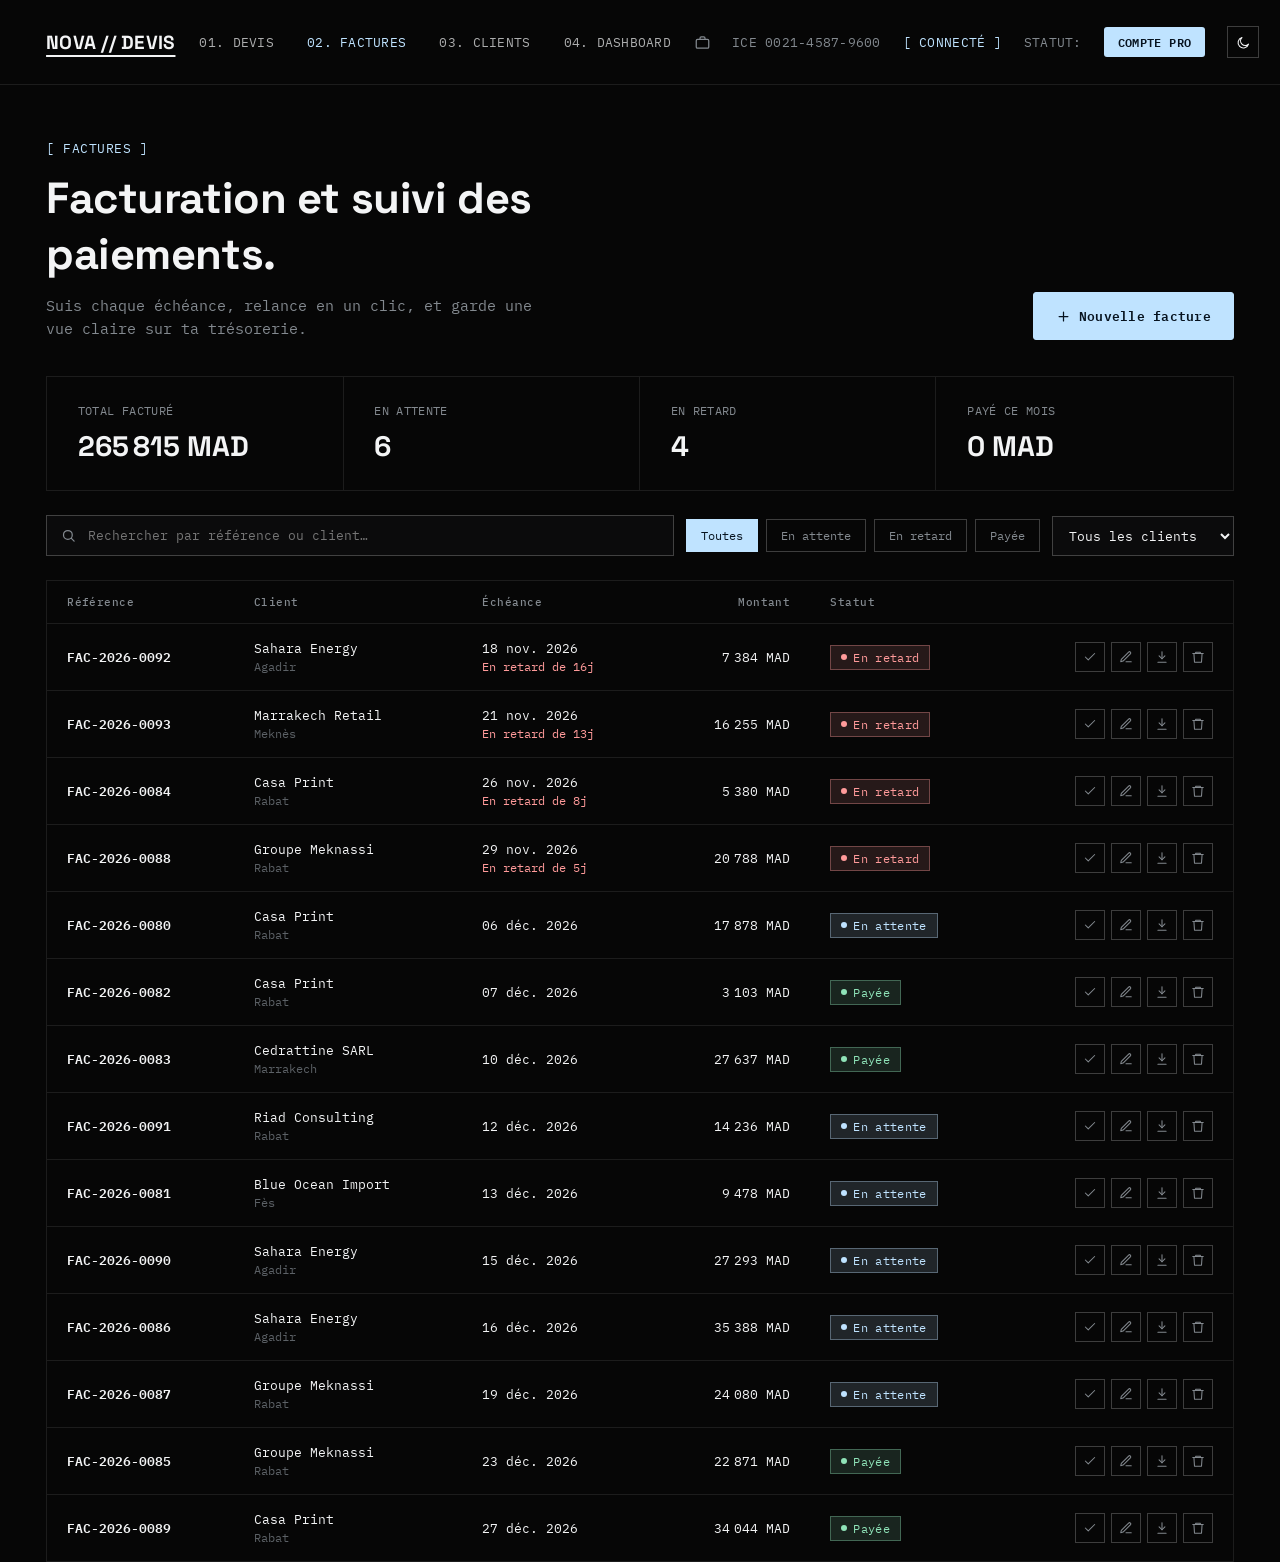
<file: frontend/factures.html>
<!DOCTYPE html>
<html lang="fr">
<head>
<meta charset="UTF-8">
<meta name="viewport" content="width=device-width, initial-scale=1.0">
<title>Factures — NOVA // DEVIS</title>
<link rel="preconnect" href="https://fonts.googleapis.com">
<link href="https://fonts.googleapis.com/css2?family=Space+Grotesk:wght@500;700&family=IBM+Plex+Mono:wght@400;500;600&display=swap" rel="stylesheet">
<link rel="stylesheet" href="css/style.css">
</head>
<body>

<div class="stage">
  <header class="nav">
    <a href="index.html" class="logo">NOVA // DEVIS</a>
    <nav class="nav-links">
      <a href="devis.html">01. DEVIS</a>
      <a href="factures.html" class="active">02. FACTURES</a>
      <a href="clients.html">03. CLIENTS</a>
      <a href="dashboard.html">04. DASHBOARD</a>
    </nav>
    <div class="nav-right">
      <svg class="nav-icon" viewBox="0 0 24 24" fill="none" stroke="currentColor" stroke-width="2" stroke-linecap="round" stroke-linejoin="round"><rect x="2" y="7" width="20" height="14" rx="2"/><path d="M16 7V5a2 2 0 0 0-2-2h-4a2 2 0 0 0-2 2v2"/></svg>
      <span>ICE 0021-4587-9600</span>
      <span class="tag">[ CONNECTÉ ]</span>
      <span>STATUT:</span>
      <span class="pill">COMPTE PRO</span>
      <button class="theme-toggle" aria-label="Changer de thème"></button>
    </div>
    <button class="nav-burger"><svg width="16" height="16" viewBox="0 0 24 24" fill="none" stroke="currentColor" stroke-width="2" stroke-linecap="round"><path d="M4 6h16M4 12h16M4 18h16"/></svg></button>
  </header>

  <div class="wrap">
    <div class="page-head reveal">
      <span class="eyebrow">[ FACTURES ]</span>
      <div class="page-head-row">
        <div>
          <h1>Facturation et suivi des paiements.</h1>
          <p class="sub">Suis chaque échéance, relance en un clic, et garde une vue claire sur ta trésorerie.</p>
        </div>
        <button class="btn btn-primary" id="openNewFacture">
          <svg width="15" height="15" viewBox="0 0 24 24" fill="none" stroke="currentColor" stroke-width="2" stroke-linecap="round"><path d="M12 5v14M5 12h14"/></svg>
          Nouvelle facture
        </button>
      </div>
    </div>

    <div class="kpi-strip reveal">
      <div class="kpi">
        <div class="k-label">TOTAL FACTURÉ</div>
        <div class="k-value" id="kpiTotal">—</div>
      </div>
      <div class="kpi">
        <div class="k-label">EN ATTENTE</div>
        <div class="k-value" id="kpiAttente">—</div>
      </div>
      <div class="kpi">
        <div class="k-label">EN RETARD</div>
        <div class="k-value" id="kpiRetard">—</div>
      </div>
      <div class="kpi">
        <div class="k-label">PAYÉ CE MOIS</div>
        <div class="k-value" id="kpiPaid">—</div>
      </div>
    </div>

    <div class="toolbar reveal">
      <div class="search-box">
        <svg viewBox="0 0 24 24" fill="none" stroke="currentColor" stroke-width="2" stroke-linecap="round"><circle cx="11" cy="11" r="7"/><path d="m21 21-4.35-4.35"/></svg>
        <input type="text" id="searchInput" placeholder="Rechercher par référence ou client…">
      </div>
      <div class="filter-chips" id="statusChips">
        <button class="chip active" data-status="all">Toutes</button>
        <button class="chip" data-status="attente">En attente</button>
        <button class="chip" data-status="retard">En retard</button>
        <button class="chip" data-status="payee">Payée</button>
      </div>
      <select class="select" id="clientFilter"><option value="">Tous les clients</option></select>
    </div>

    <div id="tableWrap"></div>
  </div>
</div>

<!-- New facture drawer -->
<div class="overlay" id="factureOverlay">
  <div class="drawer">
    <div class="drawer-head">
      <div>
        <span class="eyebrow" style="margin-bottom:6px;">[ NOUVELLE FACTURE ]</span>
        <h3>Créer une facture</h3>
      </div>
      <button class="drawer-close" id="closeDrawer"><svg width="15" height="15" viewBox="0 0 24 24" fill="none" stroke="currentColor" stroke-width="2" stroke-linecap="round"><path d="M18 6 6 18M6 6l12 12"/></svg></button>
    </div>
    <form id="factureForm">
      <div class="field">
        <label>Client</label>
        <select id="fClient" required><option value="">Choisir un client…</option></select>
      </div>
      <div class="field-row">
        <div class="field">
          <label>Montant (MAD, TTC)</label>
          <input type="number" id="fMontant" min="1" placeholder="Ex : 12 500" required>
        </div>
        <div class="field">
          <label>Échéance</label>
          <input type="date" id="fDue" required>
        </div>
      </div>
      <div class="field">
        <label>Mode de paiement</label>
        <select id="fMode">
          <option>Virement bancaire</option>
          <option>Chèque</option>
          <option>Espèces</option>
        </select>
      </div>
      <div class="flex gap-12 mt-24">
        <button type="submit" class="btn btn-primary" style="flex:1;">Créer la facture</button>
      </div>
    </form>
  </div>
</div>

<script src="js/app.js"></script>
<script src="js/factures.js"></script>
</body>
</html>
</file>
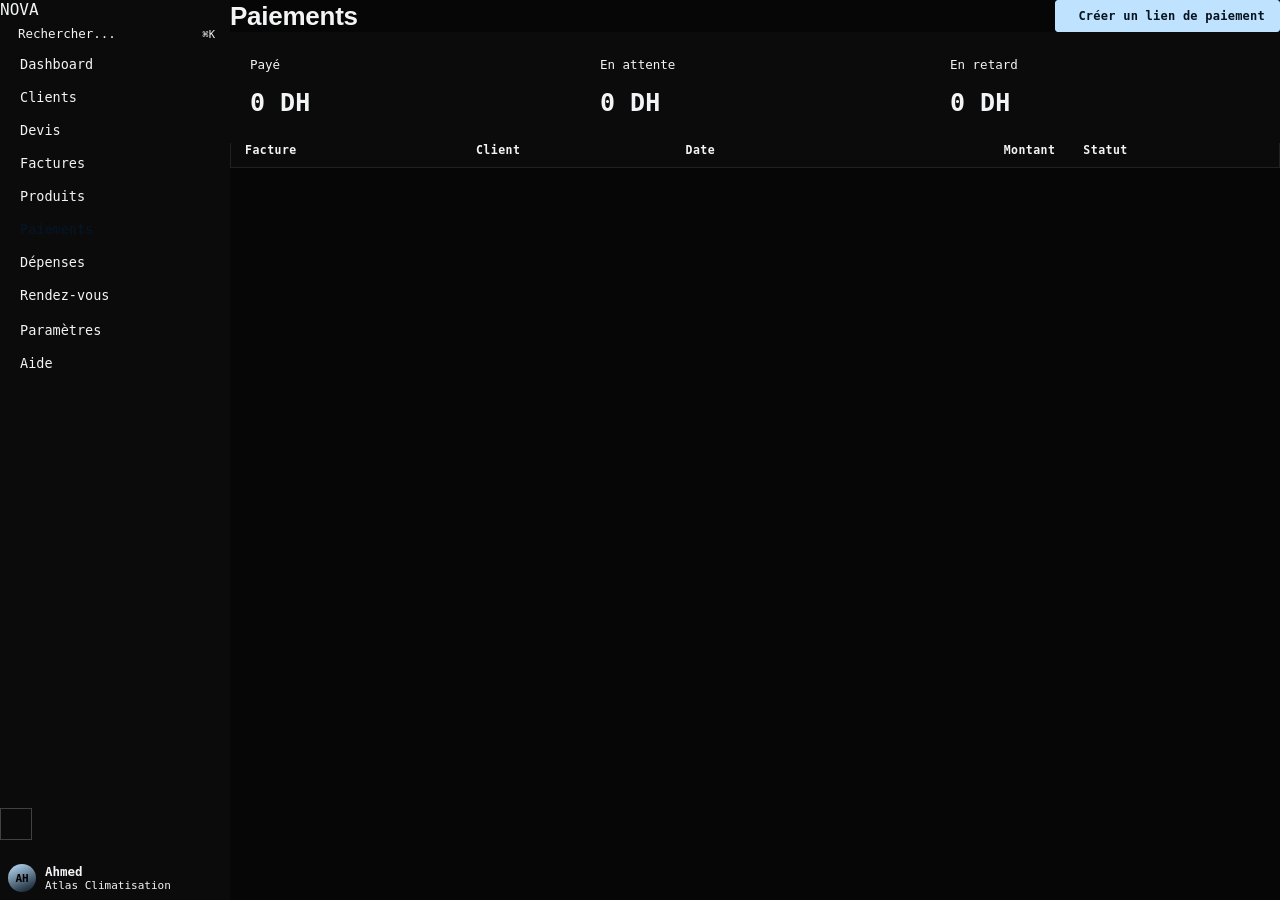
<file: frontend/paiements.html>
<!DOCTYPE html>
<html lang="fr">
<head>
<meta charset="UTF-8">
<meta name="viewport" content="width=device-width, initial-scale=1.0">
<title>Paiements — NOVA</title>
<link rel="preconnect" href="https://fonts.googleapis.com">
<link href="https://fonts.googleapis.com/css2?family=Manrope:wght@600;700;800&family=Inter:wght@400;500;600;700&display=swap" rel="stylesheet">
<link rel="stylesheet" href="css/style.css">
<link rel="stylesheet" href="css/app.css">
</head>
<body>
<div class="app-shell">

  <aside class="sidebar">
    <a href="index.html" class="brand"><span class="brand-mark"></span>NOVA</a>
    <div class="side-search" data-cmdk-trigger><i data-lucide="search"></i> Rechercher... <kbd>⌘K</kbd></div>
    <nav class="side-nav">
      <a href="dashboard.html"><i data-lucide="layout-dashboard"></i>Dashboard</a>
      <a href="clients.html"><i data-lucide="users"></i>Clients</a>
      <a href="devis.html"><i data-lucide="file-text"></i>Devis</a>
      <a href="factures.html"><i data-lucide="receipt"></i>Factures</a>
      <a href="produits.html"><i data-lucide="package"></i>Produits</a>
      <a href="paiements.html" class="active"><i data-lucide="credit-card"></i>Paiements</a>
      <a href="depenses.html"><i data-lucide="wallet"></i>Dépenses</a>
      <a href="rendezvous.html"><i data-lucide="calendar"></i>Rendez-vous</a>
      <div class="side-sep"></div>
      <a href="settings.html"><i data-lucide="settings"></i>Paramètres</a>
      <a href="#"><i data-lucide="help-circle"></i>Aide</a>
    </nav>
    <div class="side-foot">
      <button class="theme-toggle" style="align-self:flex-start;margin-bottom:6px;" onclick="novaToggleTheme()"><i data-lucide="moon" class="icon-moon"></i><i data-lucide="sun" class="icon-sun"></i></button>
      <div class="user-chip"><div class="avatar">AH</div><div><div class="u-name">Ahmed</div><div class="u-role">Atlas Climatisation</div></div></div>
    </div>
  </aside>

  <main class="main">
    <div class="topbar">
      <h1>Paiements</h1>
      <div class="topbar-actions">
        <button class="btn btn-primary btn-sm" onclick="novaCreateLink()"><i data-lucide="link"></i>Créer un lien de paiement</button>
      </div>
    </div>

    <div class="kpi-grid" style="grid-template-columns:repeat(3,1fr);">
      <div class="kpi-card">
        <div class="kpi-top"><span class="kpi-label">Payé</span><span class="kpi-icon"><i data-lucide="check-circle"></i></span></div>
        <div class="kpi-val" id="p-paid">0 DH</div>
      </div>
      <div class="kpi-card">
        <div class="kpi-top"><span class="kpi-label">En attente</span><span class="kpi-icon" style="background:var(--accent-tint);"><i data-lucide="clock"></i></span></div>
        <div class="kpi-val" id="p-pending">0 DH</div>
      </div>
      <div class="kpi-card">
        <div class="kpi-top"><span class="kpi-label">En retard</span><span class="kpi-icon" style="background:var(--danger-tint);color:var(--danger);"><i data-lucide="alert-triangle"></i></span></div>
        <div class="kpi-val" id="p-overdue">0 DH</div>
      </div>
    </div>

    <div class="panel" style="padding:0;">
      <div class="table-wrap">
        <table class="data-table">
          <thead><tr><th>Facture</th><th>Client</th><th>Date</th><th style="text-align:right;">Montant</th><th>Statut</th></tr></thead>
          <tbody id="pay-tbody"></tbody>
        </table>
      </div>
    </div>
  </main>
</div>

<nav class="mobile-nav">
  <a href="dashboard.html"><i data-lucide="layout-dashboard"></i>Accueil</a>
  <a href="clients.html"><i data-lucide="users"></i>Clients</a>
  <a href="devis.html"><i data-lucide="file-text"></i>Devis</a>
  <a href="factures.html"><i data-lucide="receipt"></i>Factures</a>
  <a href="settings.html"><i data-lucide="more-horizontal"></i>Plus</a>
</nav>

<script src="js/data.js"></script>
<script src="js/icons.js"></script>
<script src="js/app.js"></script>
<script>
document.addEventListener('DOMContentLoaded', () => {
  const d = NOVA.data();
  const statusClass = { 'Payée':'paid', 'En attente':'pending', 'En retard':'overdue' };
  let paid=0, pending=0, overdue=0;
  d.factures.forEach(f => {
    const t = NOVA.docTotals(f.items).total;
    if(f.status==='Payée') paid += t; else if(f.status==='En attente') pending += t; else overdue += t;
  });
  novaCountUp(document.getElementById('p-paid'), paid, { money:true });
  novaCountUp(document.getElementById('p-pending'), pending, { money:true });
  novaCountUp(document.getElementById('p-overdue'), overdue, { money:true });

  document.getElementById('pay-tbody').innerHTML = d.factures.map(f => {
    const c = NOVA.client(f.clientId);
    const t = NOVA.docTotals(f.items).total;
    return `<tr><td class="cell-primary">${f.id}</td><td>${c?c.name:'—'}</td><td class="cell-muted">${f.date.split('-').reverse().join('/')}</td><td class="cell-num">${NOVA.fmt(t)}</td><td><span class="status ${statusClass[f.status]}">${f.status}</span></td></tr>`;
  }).join('');
  novaIcons();
});
function novaCreateLink(){ novaToast('Lien de paiement copié dans le presse-papier'); }
</script>
</body>
</html>
</file>
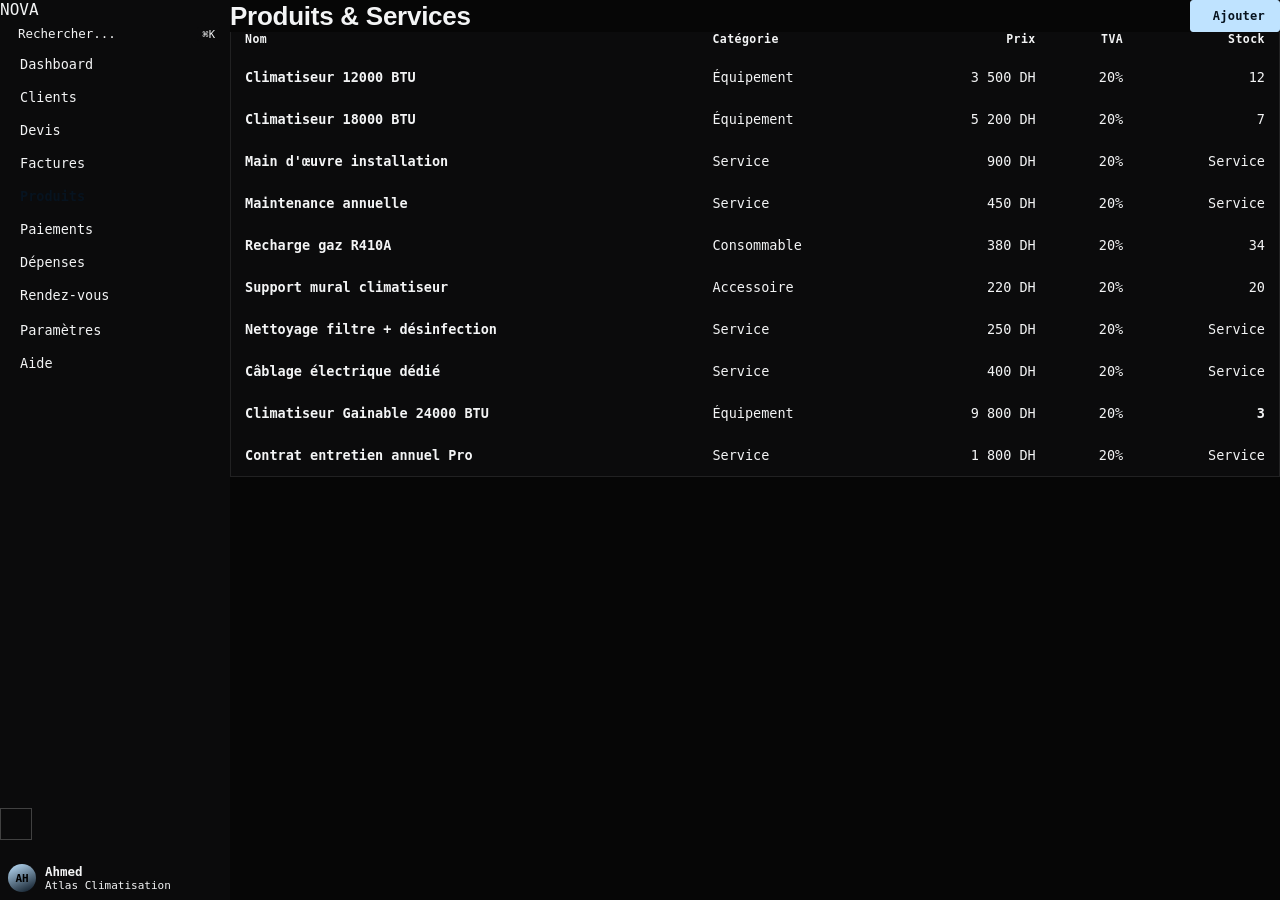
<file: frontend/produits.html>
<!DOCTYPE html>
<html lang="fr">
<head>
<meta charset="UTF-8">
<meta name="viewport" content="width=device-width, initial-scale=1.0">
<title>Produits & Services — NOVA</title>
<link rel="preconnect" href="https://fonts.googleapis.com">
<link href="https://fonts.googleapis.com/css2?family=Manrope:wght@600;700;800&family=Inter:wght@400;500;600;700&display=swap" rel="stylesheet">
<link rel="stylesheet" href="css/style.css">
<link rel="stylesheet" href="css/app.css">
</head>
<body>
<div class="app-shell">

  <aside class="sidebar">
    <a href="index.html" class="brand"><span class="brand-mark"></span>NOVA</a>
    <div class="side-search" data-cmdk-trigger><i data-lucide="search"></i> Rechercher... <kbd>⌘K</kbd></div>
    <nav class="side-nav">
      <a href="dashboard.html"><i data-lucide="layout-dashboard"></i>Dashboard</a>
      <a href="clients.html"><i data-lucide="users"></i>Clients</a>
      <a href="devis.html"><i data-lucide="file-text"></i>Devis</a>
      <a href="factures.html"><i data-lucide="receipt"></i>Factures</a>
      <a href="produits.html" class="active"><i data-lucide="package"></i>Produits</a>
      <a href="paiements.html"><i data-lucide="credit-card"></i>Paiements</a>
      <a href="depenses.html"><i data-lucide="wallet"></i>Dépenses</a>
      <a href="rendezvous.html"><i data-lucide="calendar"></i>Rendez-vous</a>
      <div class="side-sep"></div>
      <a href="settings.html"><i data-lucide="settings"></i>Paramètres</a>
      <a href="#"><i data-lucide="help-circle"></i>Aide</a>
    </nav>
    <div class="side-foot">
      <button class="theme-toggle" style="align-self:flex-start;margin-bottom:6px;" onclick="novaToggleTheme()"><i data-lucide="moon" class="icon-moon"></i><i data-lucide="sun" class="icon-sun"></i></button>
      <div class="user-chip"><div class="avatar">AH</div><div><div class="u-name">Ahmed</div><div class="u-role">Atlas Climatisation</div></div></div>
    </div>
  </aside>

  <main class="main">
    <div class="topbar">
      <h1>Produits & Services</h1>
      <div class="topbar-actions">
        <button class="btn btn-primary btn-sm" onclick="novaNewProduct()"><i data-lucide="plus"></i>Ajouter</button>
      </div>
    </div>

    <div class="panel" style="padding:0;">
      <div class="table-wrap">
        <table class="data-table">
          <thead><tr><th>Nom</th><th>Catégorie</th><th style="text-align:right;">Prix</th><th style="text-align:right;">TVA</th><th style="text-align:right;">Stock</th></tr></thead>
          <tbody id="product-tbody"></tbody>
        </table>
      </div>
    </div>
  </main>
</div>

<nav class="mobile-nav">
  <a href="dashboard.html"><i data-lucide="layout-dashboard"></i>Accueil</a>
  <a href="clients.html"><i data-lucide="users"></i>Clients</a>
  <a href="devis.html"><i data-lucide="file-text"></i>Devis</a>
  <a href="factures.html"><i data-lucide="receipt"></i>Factures</a>
  <a href="settings.html"><i data-lucide="more-horizontal"></i>Plus</a>
</nav>

<script src="js/data.js"></script>
<script src="js/icons.js"></script>
<script src="js/app.js"></script>
<script>
document.addEventListener('DOMContentLoaded', () => {
  const d = NOVA.data();
  document.getElementById('product-tbody').innerHTML = d.products.map(p => `
    <tr>
      <td class="cell-primary">${p.name}</td>
      <td class="cell-muted">${p.category}</td>
      <td class="cell-num">${NOVA.fmt(p.price)}</td>
      <td class="cell-num">${p.tva}%</td>
      <td class="cell-num">${p.stock === null ? '<span class="cell-muted">Service</span>' : (p.stock < 5 ? `<span style="color:var(--warning);font-weight:600;">${p.stock}</span>` : p.stock)}</td>
    </tr>`).join('');
  novaIcons();
});
function novaNewProduct(){
  const name = prompt('Nom du produit ou service :');
  if(!name) return;
  const d = NOVA.data();
  d.products.unshift({ id:'p'+Date.now(), name, price:0, tva:20, category:'Service', stock:null });
  NOVA.save(d);
  novaToast(`${name} ajouté`);
  location.reload();
}
</script>
</body>
</html>
</file>
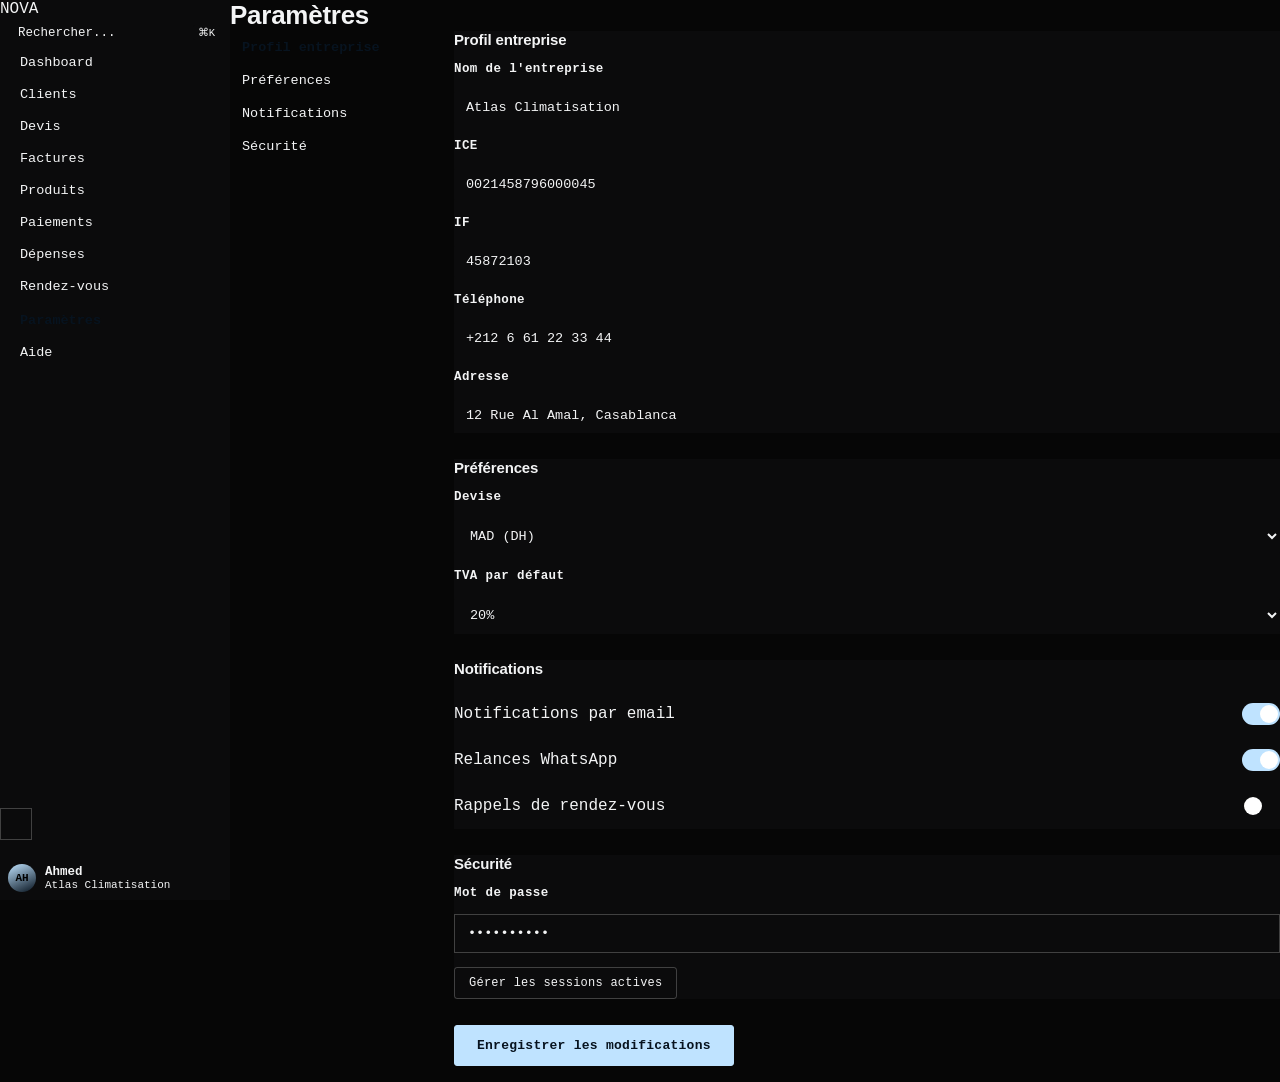
<file: frontend/settings.html>
<!DOCTYPE html>
<html lang="fr">
<head>
<meta charset="UTF-8">
<meta name="viewport" content="width=device-width, initial-scale=1.0">
<title>Paramètres — NOVA</title>
<link rel="preconnect" href="https://fonts.googleapis.com">
<link href="https://fonts.googleapis.com/css2?family=Manrope:wght@600;700;800&family=Inter:wght@400;500;600;700&display=swap" rel="stylesheet">
<link rel="stylesheet" href="css/style.css">
<link rel="stylesheet" href="css/app.css">
<style>
  .settings-grid{ display:grid; grid-template-columns:200px 1fr; gap:24px; }
  .settings-nav a{ display:block; padding:9px 12px; border-radius:8px; font-size:13.5px; color:var(--text-muted); font-weight:500; }
  .settings-nav a.active{ background:var(--accent-tint); color:var(--accent-ink); font-weight:600; }
  .settings-section{ margin-bottom:26px; }
  .settings-section h2{ font-size:15px; margin-bottom:14px; }
  .toggle-row{ display:flex; align-items:center; justify-content:space-between; padding:12px 0; border-bottom:1px solid var(--border); }
  .toggle-row:last-child{ border-bottom:none; }
  .toggle{ width:38px; height:22px; border-radius:999px; background:var(--border-strong); position:relative; cursor:pointer; flex-shrink:0; }
  .toggle.on{ background:var(--accent); }
  .toggle::after{ content:""; position:absolute; top:2px; left:2px; width:18px; height:18px; border-radius:50%; background:#fff; transition:transform .15s ease; }
  .toggle.on::after{ transform:translateX(16px); }
</style>
</head>
<body>
<div class="app-shell">

  <aside class="sidebar">
    <a href="index.html" class="brand"><span class="brand-mark"></span>NOVA</a>
    <div class="side-search" data-cmdk-trigger><i data-lucide="search"></i> Rechercher... <kbd>⌘K</kbd></div>
    <nav class="side-nav">
      <a href="dashboard.html"><i data-lucide="layout-dashboard"></i>Dashboard</a>
      <a href="clients.html"><i data-lucide="users"></i>Clients</a>
      <a href="devis.html"><i data-lucide="file-text"></i>Devis</a>
      <a href="factures.html"><i data-lucide="receipt"></i>Factures</a>
      <a href="produits.html"><i data-lucide="package"></i>Produits</a>
      <a href="paiements.html"><i data-lucide="credit-card"></i>Paiements</a>
      <a href="depenses.html"><i data-lucide="wallet"></i>Dépenses</a>
      <a href="rendezvous.html"><i data-lucide="calendar"></i>Rendez-vous</a>
      <div class="side-sep"></div>
      <a href="settings.html" class="active"><i data-lucide="settings"></i>Paramètres</a>
      <a href="#"><i data-lucide="help-circle"></i>Aide</a>
    </nav>
    <div class="side-foot">
      <button class="theme-toggle" style="align-self:flex-start;margin-bottom:6px;" onclick="novaToggleTheme()"><i data-lucide="moon" class="icon-moon"></i><i data-lucide="sun" class="icon-sun"></i></button>
      <div class="user-chip"><div class="avatar">AH</div><div><div class="u-name">Ahmed</div><div class="u-role">Atlas Climatisation</div></div></div>
    </div>
  </aside>

  <main class="main">
    <div class="topbar"><h1>Paramètres</h1></div>

    <div class="settings-grid">
      <nav class="settings-nav">
        <a href="#profil" class="active">Profil entreprise</a>
        <a href="#preferences">Préférences</a>
        <a href="#notifications">Notifications</a>
        <a href="#securite">Sécurité</a>
      </nav>

      <div>
        <div class="panel settings-section" id="profil">
          <h2>Profil entreprise</h2>
          <div class="field"><label>Nom de l'entreprise</label><input type="text" value="Atlas Climatisation"></div>
          <div class="field"><label>ICE</label><input type="text" value="0021458796000045"></div>
          <div class="field"><label>IF</label><input type="text" value="45872103"></div>
          <div class="field"><label>Téléphone</label><input type="text" value="+212 6 61 22 33 44"></div>
          <div class="field" style="margin-bottom:0;"><label>Adresse</label><input type="text" value="12 Rue Al Amal, Casablanca"></div>
        </div>

        <div class="panel settings-section" id="preferences">
          <h2>Préférences</h2>
          <div class="field"><label>Devise</label><select><option>MAD (DH)</option><option>EUR (€)</option></select></div>
          <div class="field" style="margin-bottom:0;"><label>TVA par défaut</label><select><option>20%</option><option>14%</option><option>10%</option><option>0%</option></select></div>
        </div>

        <div class="panel settings-section" id="notifications">
          <h2>Notifications</h2>
          <div class="toggle-row"><span>Notifications par email</span><div class="toggle on" onclick="this.classList.toggle('on')"></div></div>
          <div class="toggle-row"><span>Relances WhatsApp</span><div class="toggle on" onclick="this.classList.toggle('on')"></div></div>
          <div class="toggle-row"><span>Rappels de rendez-vous</span><div class="toggle" onclick="this.classList.toggle('on')"></div></div>
        </div>

        <div class="panel settings-section" id="securite">
          <h2>Sécurité</h2>
          <div class="field"><label>Mot de passe</label><input type="password" value="••••••••••"></div>
          <button class="btn btn-secondary btn-sm">Gérer les sessions actives</button>
        </div>

        <button class="btn btn-primary" onclick="novaToast('Paramètres enregistrés')">Enregistrer les modifications</button>
      </div>
    </div>
  </main>
</div>

<nav class="mobile-nav">
  <a href="dashboard.html"><i data-lucide="layout-dashboard"></i>Accueil</a>
  <a href="clients.html"><i data-lucide="users"></i>Clients</a>
  <a href="devis.html"><i data-lucide="file-text"></i>Devis</a>
  <a href="factures.html"><i data-lucide="receipt"></i>Factures</a>
  <a href="settings.html" class="active"><i data-lucide="more-horizontal"></i>Plus</a>
</nav>

<script src="js/data.js"></script>
<script src="js/icons.js"></script>
<script src="js/app.js"></script>
</body>
</html>
</file>
<file: frontend/css/style.css>
/* ==========================================================================
   NOVA // DEVIS — SHARED DESIGN SYSTEM
   Dark blueprint aesthetic: Space Grotesk (display) + IBM Plex Mono (data/labels)
   ========================================================================== */

:root{
  --bg:#060606;
  --surface:#0B0B0C;
  --surface-2:#111214;
  --line:rgba(255,255,255,.09);
  --line-strong:rgba(255,255,255,.22);
  --ink:#F3F4F5;
  --muted:#83898f;
  --muted-2:#5c6166;
  --accent:#BFE3FF;
  --accent-rgb:191,227,255;
  --accent-dim:rgba(var(--accent-rgb),.14);
  --accent-ink:#07131f;
  --green:#8FE3B8;
  --green-rgb:143,227,184;
  --green-dim:rgba(var(--green-rgb),.14);
  --red:#FF9A9A;
  --red-rgb:255,154,154;
  --red-dim:rgba(var(--red-rgb),.13);
  --ease:cubic-bezier(.22,.68,.32,1);
}

[data-theme="light"]{
  --bg:#FFFFFF;
  --surface:#FFFFFF;
  --surface-2:#F3F4F6;
  --line:rgba(10,12,15,.10);
  --line-strong:rgba(10,12,15,.24);
  --ink:#101113;
  --muted:#5B6066;
  --muted-2:#9a9ea3;
  --accent:#1C6FD1;
  --accent-rgb:28,111,209;
  --accent-ink:#FFFFFF;
  --green:#1F9D6B;
  --green-rgb:31,157,107;
  --red:#D64545;
  --red-rgb:214,69,69;
}
*,*::before,*::after{box-sizing:border-box;}
html,body{margin:0;background:var(--bg);}
body{
  font-family:'IBM Plex Mono', monospace;
  color:var(--ink);
  -webkit-font-smoothing:antialiased;
}
a{color:inherit;text-decoration:none;}
h1,h2,h3,h4{font-family:'Space Grotesk',sans-serif;font-weight:700;margin:0;letter-spacing:-.01em;color:var(--ink);}
p{margin:0;color:var(--muted);line-height:1.6;}
button{font-family:inherit;}
::selection{background:var(--accent);color:var(--accent-ink);}
a:focus-visible,button:focus-visible,input:focus-visible,select:focus-visible,textarea:focus-visible{
  outline:1.5px solid var(--accent);outline-offset:2px;
}

.stage{max-width:1600px;margin:0 auto;}
.wrap{padding:0 clamp(20px,3.6vw,52px);}

/* ---------------- NAV ---------------- */
.nav{
  display:flex;align-items:center;justify-content:space-between;gap:24px;
  padding:26px clamp(20px,3.6vw,52px);border-bottom:1px solid var(--line);
  font-size:13px;letter-spacing:.02em;
}
.logo{
  font-family:'Space Grotesk',sans-serif;font-weight:700;font-size:19px;
  text-decoration:underline;text-underline-offset:6px;text-decoration-thickness:2px;
  white-space:nowrap;
}
.nav-links{display:flex;gap:clamp(14px,2.6vw,40px);}
.nav-links a{color:var(--ink);opacity:.7;transition:opacity .2s,color .2s;white-space:nowrap;}
.nav-links a:hover{opacity:1;}
.nav-links a.active{opacity:1;color:var(--accent);}
.nav-right{display:flex;align-items:center;gap:clamp(10px,2vw,22px);color:var(--muted);white-space:nowrap;}
.nav-right .tag{color:var(--accent);}
.nav-icon{width:15px;height:15px;flex:none;color:var(--muted);}
.nav-burger{display:none;background:none;border:1px solid var(--line-strong);color:var(--ink);width:34px;height:34px;align-items:center;justify-content:center;cursor:pointer;}

/* ---------------- Pills / badges ---------------- */
.pill{
  background:var(--accent);color:var(--accent-ink);font-weight:600;
  padding:5px 14px;border-radius:3px;font-size:12px;letter-spacing:.03em;display:inline-block;
}
.badge{display:inline-flex;align-items:center;gap:6px;font-size:11.5px;letter-spacing:.03em;padding:4px 10px;border:1px solid var(--line-strong);}
.badge::before{content:"";width:6px;height:6px;border-radius:50%;background:currentColor;}
.badge.gray{color:var(--muted);}
.badge.blue{color:var(--accent);border-color:rgba(var(--accent-rgb),.35);background:var(--accent-dim);}
.badge.green{color:var(--green);border-color:rgba(var(--green-rgb),.35);background:var(--green-dim);}
.badge.red{color:var(--red);border-color:rgba(var(--red-rgb),.35);background:var(--red-dim);}

/* ---------------- Buttons ---------------- */
.btn{
  display:inline-flex;align-items:center;justify-content:center;gap:8px;
  padding:12px 22px;border:1px solid var(--line-strong);background:transparent;color:var(--ink);
  font-size:13px;font-weight:500;letter-spacing:.02em;cursor:pointer;border-radius:3px;
  transition:transform .2s var(--ease), background .2s, border-color .2s, box-shadow .2s;
  white-space:nowrap;
}
.btn svg{width:15px;height:15px;flex:none;}
.btn:hover{border-color:var(--ink);transform:translateY(-1px);}
.btn-primary{background:var(--accent);color:var(--accent-ink);border-color:var(--accent);font-weight:600;}
.btn-primary:hover{box-shadow:0 14px 30px -10px rgba(var(--accent-rgb),.35);}
.btn-sm{padding:8px 14px;font-size:12px;}
.btn-danger{border-color:rgba(var(--red-rgb),.4);color:var(--red);}
.btn-danger:hover{background:var(--red-dim);}
.btn[disabled]{opacity:.4;cursor:not-allowed;transform:none !important;}

/* ---------------- Page header ---------------- */
.page-head{padding:52px 0 36px;border-bottom:1px solid var(--line);}
.eyebrow{font-size:12.5px;color:var(--accent);letter-spacing:.04em;margin-bottom:14px;display:inline-block;}
.page-head h1{font-size:clamp(28px,3.4vw,44px);max-width:640px;}
.page-head .sub{margin-top:12px;max-width:520px;font-size:14.5px;}
.page-head-row{display:flex;align-items:flex-end;justify-content:space-between;gap:20px;flex-wrap:wrap;}

/* ---------------- KPI strip ---------------- */
.kpi-strip{display:grid;grid-template-columns:repeat(4,1fr);border:1px solid var(--line);border-top:none;}
.kpi{padding:26px clamp(20px,2.4vw,32px);border-right:1px solid var(--line);}
.kpi:last-child{border-right:none;}
.kpi .k-label{font-size:11.5px;color:var(--muted);letter-spacing:.03em;margin-bottom:10px;}
.kpi .k-value{font-family:'Space Grotesk',sans-serif;font-weight:700;font-size:clamp(22px,2.2vw,32px);color:var(--ink);}
.kpi .k-delta{font-size:11.5px;margin-top:8px;}
.kpi .k-delta.up{color:var(--green);}
.kpi .k-delta.down{color:var(--red);}

/* ---------------- Toolbar (search + filters) ---------------- */
.toolbar{display:flex;flex-wrap:wrap;gap:12px;align-items:center;padding:24px 0;border-bottom:1px solid var(--line);}
.search-box{display:flex;align-items:center;gap:10px;border:1px solid var(--line-strong);padding:10px 14px;flex:1;min-width:220px;background:var(--surface);}
.search-box svg{width:15px;height:15px;color:var(--muted);flex:none;}
.search-box input{border:none;background:transparent;color:var(--ink);font-family:inherit;font-size:13px;outline:none;width:100%;}
.select{border:1px solid var(--line-strong);background:var(--surface);color:var(--ink);font-family:inherit;font-size:12.5px;padding:10px 12px;cursor:pointer;}
.filter-chips{display:flex;gap:8px;flex-wrap:wrap;}
.chip{border:1px solid var(--line-strong);padding:8px 14px;font-size:12px;cursor:pointer;color:var(--muted);transition:.2s;background:transparent;}
.chip.active{background:var(--accent);color:var(--accent-ink);border-color:var(--accent);}
.chip:hover:not(.active){border-color:var(--ink);color:var(--ink);}

/* ---------------- Table ---------------- */
.table-wrap{border:1px solid var(--line);border-top:none;overflow-x:auto;}
table{width:100%;border-collapse:collapse;font-size:13px;min-width:720px;}
thead th{
  text-align:left;font-weight:500;color:var(--muted);font-size:11px;letter-spacing:.04em;
  padding:14px 20px;border-bottom:1px solid var(--line);white-space:nowrap;
}
tbody td{padding:16px 20px;border-bottom:1px solid var(--line);vertical-align:middle;}
tbody tr{transition:background .2s;}
tbody tr:hover{background:rgba(255,255,255,.02);}
tbody tr:last-child td{border-bottom:none;}
td.num, th.num{text-align:right;}
.row-title{font-weight:600;color:var(--ink);}
.row-sub{font-size:11.5px;color:var(--muted-2);margin-top:2px;}
.row-actions{display:flex;gap:6px;justify-content:flex-end;}
.icon-btn{width:30px;height:30px;border:1px solid var(--line-strong);background:transparent;color:var(--muted);
  display:inline-flex;align-items:center;justify-content:center;cursor:pointer;transition:.2s;}
.icon-btn:hover{border-color:var(--accent);color:var(--accent);}
.icon-btn svg{width:14px;height:14px;}

/* ---------------- Cards ---------------- */
.card{border:1px solid var(--line);background:var(--surface);padding:22px;}
.card-head{display:flex;align-items:center;justify-content:space-between;margin-bottom:18px;}
.card-head h3{font-size:15px;}
.grid-2{display:grid;grid-template-columns:1.6fr 1fr;gap:0;border:1px solid var(--line);}
.grid-2 > div{padding:26px;}
.grid-2 > div:first-child{border-right:1px solid var(--line);}
.client-card{border:1px solid var(--line);padding:22px;transition:border-color .2s, transform .2s var(--ease);background:var(--surface);}
.client-card:hover{border-color:var(--line-strong);transform:translateY(-2px);}
.client-cards{display:grid;grid-template-columns:repeat(3,1fr);gap:1px;background:var(--line);border:1px solid var(--line);}
.client-cards .client-card{background:var(--bg);}

/* ---------------- Empty / loading states ---------------- */
.empty{padding:80px 24px;text-align:center;border:1px solid var(--line);border-top:none;}
.empty .glyph{width:44px;height:44px;margin:0 auto 20px;color:var(--muted-2);}
.empty h3{font-size:17px;margin-bottom:8px;}
.empty p{max-width:320px;margin:0 auto 20px;font-size:13px;}

/* ---------------- Modal / drawer ---------------- */
.overlay{position:fixed;inset:0;background:rgba(0,0,0,.6);backdrop-filter:blur(2px);z-index:400;display:none;align-items:stretch;justify-content:flex-end;}
.overlay.open{display:flex;}
.drawer{width:min(520px,100%);background:var(--bg);border-left:1px solid var(--line-strong);height:100%;overflow-y:auto;
  transform:translateX(100%);transition:transform .35s var(--ease);padding:32px;}
.overlay.open .drawer{transform:translateX(0);}
.drawer-head{display:flex;align-items:center;justify-content:space-between;margin-bottom:26px;}
.drawer-close{width:32px;height:32px;border:1px solid var(--line-strong);background:transparent;color:var(--ink);cursor:pointer;display:flex;align-items:center;justify-content:center;}
.modal-center{position:fixed;inset:0;background:rgba(0,0,0,.6);z-index:400;display:none;align-items:center;justify-content:center;padding:20px;}
.modal-center.open{display:flex;}
.modal-box{width:100%;max-width:420px;background:var(--bg);border:1px solid var(--line-strong);padding:28px;
  transform:scale(.95);opacity:0;transition:transform .25s var(--ease),opacity .25s var(--ease);}
.modal-center.open .modal-box{transform:scale(1);opacity:1;}

/* ---------------- Forms ---------------- */
.field{margin-bottom:18px;}
.field label{display:block;font-size:11.5px;color:var(--muted);letter-spacing:.03em;margin-bottom:8px;}
.field input,.field select,.field textarea{
  width:100%;padding:11px 13px;border:1px solid var(--line-strong);background:var(--surface);color:var(--ink);
  font-family:inherit;font-size:13.5px;transition:border-color .2s;
}
.field input:focus,.field select:focus,.field textarea:focus{outline:none;border-color:var(--accent);}
.field-row{display:grid;grid-template-columns:1fr 1fr;gap:14px;}
.hint{font-size:11px;color:var(--muted-2);margin-top:6px;}

/* ---------------- Line items (devis/facture builder) ---------------- */
.line-item{display:grid;grid-template-columns:2.2fr .7fr 1fr 1fr auto;gap:10px;align-items:center;padding:10px 0;border-bottom:1px solid var(--line);}
.line-item input{padding:9px 10px;font-size:12.5px;}
.line-total{font-size:13px;color:var(--accent);text-align:right;}
.add-line{margin-top:12px;font-size:12px;color:var(--accent);cursor:pointer;display:inline-flex;align-items:center;gap:6px;}
.totals-box{margin-top:18px;padding-top:18px;border-top:1px solid var(--line-strong);}
.totals-row{display:flex;justify-content:space-between;font-size:13px;padding:4px 0;color:var(--muted);}
.totals-row.grand{color:var(--ink);font-weight:700;font-size:16px;font-family:'Space Grotesk',sans-serif;padding-top:10px;}

/* ---------------- AI suggestion strip ---------------- */
.ai-strip{display:flex;gap:12px;align-items:flex-start;padding:14px 16px;border:1px dashed rgba(var(--accent-rgb),.35);background:var(--accent-dim);margin-top:16px;}
.ai-strip svg{width:16px;height:16px;color:var(--accent);flex:none;margin-top:1px;}
.ai-strip p{font-size:12.5px;color:#cfe4f4;}

/* ---------------- Toasts ---------------- */
.toast-stack{position:fixed;bottom:24px;right:24px;z-index:1000;display:flex;flex-direction:column;gap:10px;}
.toast{display:flex;align-items:center;gap:10px;background:var(--surface-2);border:1px solid var(--line-strong);padding:13px 18px;
  font-size:13px;min-width:260px;transform:translateY(12px);opacity:0;animation:toast-in .35s var(--ease) forwards;}
.toast.leaving{animation:toast-out .3s var(--ease) forwards;}
.toast .tick{width:18px;height:18px;border-radius:50%;background:var(--accent);color:var(--accent-ink);display:flex;align-items:center;justify-content:center;flex:none;}
.toast .tick svg{width:11px;height:11px;}
@keyframes toast-in{to{transform:translateY(0);opacity:1;}}
@keyframes toast-out{to{transform:translateY(12px);opacity:0;}}

/* ---------------- Blueprint decorative background (reused across pages) ---------------- */
.bp-grid{position:absolute;inset:0;z-index:0;pointer-events:none;
  background-image:linear-gradient(var(--line) 1px, transparent 1px),linear-gradient(90deg, var(--line) 1px, transparent 1px);
  background-size:64px 64px;opacity:.5;}
.bp-plus{position:absolute;width:11px;height:11px;color:var(--line-strong);opacity:.5;pointer-events:none;}
.bp-plus svg{width:100%;height:100%;}

/* ---------------- Section reveal ---------------- */
.reveal{opacity:0;transform:translateY(14px);transition:opacity .5s var(--ease), transform .5s var(--ease);}
.reveal.in-view{opacity:1;transform:translateY(0);}

/* ---------------- Utility ---------------- */
.flex{display:flex;}.items-center{align-items:center;}.justify-between{justify-content:space-between;}
.gap-8{gap:8px;}.gap-12{gap:12px;}.mt-8{margin-top:8px;}.mt-16{margin-top:16px;}.mt-24{margin-top:24px;}.mt-32{margin-top:32px;}
.text-right{text-align:right;}.muted{color:var(--muted);}.small{font-size:12px;}

@media (prefers-reduced-motion: reduce){
  *,*::before,*::after{animation-duration:.001ms !important;animation-iteration-count:1 !important;transition-duration:.001ms !important;}
}

@media (max-width:900px){
  .nav-links{display:none;}
  .nav-burger{display:flex;}
  .kpi-strip{grid-template-columns:repeat(2,1fr);}
  .kpi:nth-child(2){border-right:none;}
  .kpi:nth-child(3){border-right:1px solid var(--line);border-top:1px solid var(--line);}
  .kpi:nth-child(4){border-top:1px solid var(--line);}
  .grid-2{grid-template-columns:1fr;}
  .grid-2 > div:first-child{border-right:none;border-bottom:1px solid var(--line);}
  .client-cards{grid-template-columns:1fr;}
  .field-row{grid-template-columns:1fr;}
  .line-item{grid-template-columns:1fr;gap:6px;}
  .drawer{width:100%;}
}

/* ---------------- Theme toggle ---------------- */
.theme-toggle{
  width:32px;height:32px;border:1px solid var(--line-strong);background:transparent;color:var(--ink);
  display:inline-flex;align-items:center;justify-content:center;cursor:pointer;flex:none;
  transition:border-color .2s, transform .3s var(--ease);
}
.theme-toggle:hover{border-color:var(--accent);}
.theme-toggle svg{width:15px;height:15px;}
</file>
<file: frontend/css/app.css>
/* =========================================================
   NOVA — App shell (dashboard, devis, factures, clients)
   ========================================================= */
.app-shell{
  display:grid;
  grid-template-columns:230px 1fr;
  min-height:100vh;
}

/* ---------- Sidebar ---------- */
.sidebar{
  background:var(--surface);
  border-right:1px solid var(--border);
  padding:var(--space-5) var(--space-3);
  display:flex; flex-direction:column;
  position:sticky; top:0; height:100vh;
}
.sidebar .brand{ padding:var(--space-2) var(--space-2) var(--space-5); }
.side-nav{ display:flex; flex-direction:column; gap:1px; }
.side-nav a{
  display:flex; align-items:center; gap:10px;
  padding:8px 10px; border-radius:3px;
  font-size:13.5px; font-weight:500; color:var(--text-muted);
  transition:background .15s var(--ease), color .15s var(--ease);
}
.side-nav a svg{ width:17px; height:17px; flex-shrink:0; }
.side-nav a:hover{ background:var(--surface-sunken); color:var(--text); }
.side-nav a.active{ background:var(--accent-tint); color:var(--accent-ink); font-weight:600; }
.side-nav-label{
  font-size:10.5px; font-weight:700; letter-spacing:.06em; text-transform:uppercase;
  color:var(--text-faint); padding:var(--space-4) var(--space-2) 6px;
}
.side-nav-label:first-child{ padding-top:0; }
.side-sep{ height:1px; background:var(--border); margin:var(--space-4) 4px; }
.side-foot{ margin-top:auto; display:flex; flex-direction:column; gap:2px; }

.side-search{
  display:flex; align-items:center; gap:8px;
  border:1px solid var(--border); border-radius:3px;
  padding:7px 10px; margin-bottom:var(--space-3); font-size:12.5px; color:var(--text-faint);
  cursor:pointer; background:var(--surface-sunken);
}
.side-search kbd{
  margin-left:auto; font-size:10.5px; background:var(--surface); border:1px solid var(--border-strong);
  border-radius:2px; padding:1px 5px; color:var(--text-faint);
}

/* Quick-create — one button, every creation action, reachable from any page */
.quick-create{ position:relative; margin-bottom:var(--space-4); }
.quick-create-btn{
  display:flex; align-items:center; justify-content:center; gap:7px; width:100%;
  padding:9px 12px; border-radius:3px; border:none; cursor:pointer;
  background:var(--accent); color:#000; font-size:13.5px; font-weight:600;
  transition:background .15s var(--ease);
}
.quick-create-btn:hover{ background:var(--accent-ink); }
.quick-create-btn svg{ width:15px; height:15px; }
.quick-create-menu{
  position:absolute; top:calc(100% + 6px); left:0; right:0; z-index:80;
  background:var(--surface); border:1px solid var(--border); border-radius:3px;
  box-shadow:var(--shadow-lg); padding:6px; opacity:0; pointer-events:none; transform:translateY(-4px);
  transition:opacity .15s var(--ease), transform .15s var(--ease);
}
.quick-create-menu.open{ opacity:1; pointer-events:auto; transform:translateY(0); }
.quick-create-menu a{
  display:flex; align-items:center; gap:9px; padding:8px 9px; border-radius:3px;
  font-size:13px; color:var(--text); font-weight:500;
}
.quick-create-menu a:hover{ background:var(--surface-sunken); }
.quick-create-menu a svg{ width:15px; height:15px; color:var(--text-muted); }

.user-chip{
  display:flex; align-items:center; gap:9px;
  padding:8px 8px; border-radius:3px; margin-top:8px;
}
.user-chip:hover{ background:var(--surface-sunken); }
.avatar{
  width:28px; height:28px; border-radius:50%;
  background:linear-gradient(155deg, var(--accent), var(--accent-ink));
  color:#000; display:flex; align-items:center; justify-content:center;
  font-size:11px; font-weight:700; flex-shrink:0;
}
.user-chip .u-name{ font-size:12.5px; font-weight:600; }
.user-chip .u-role{ font-size:11px; color:var(--text-faint); }

/* ---------- Main area ---------- */
.main{ padding:var(--space-6) var(--space-6) var(--space-8); min-width:0; }
.topbar{
  display:flex; align-items:center; justify-content:space-between; margin-bottom:var(--space-6); gap:16px;
}
.topbar h1{ font-size:26px; font-weight:800; }
.topbar-actions{ display:flex; align-items:center; gap:10px; }

.page-head{ margin-bottom:var(--space-6); }
.page-head h1{ font-size:26px; font-weight:800; margin-bottom:6px; }
.page-head p{ font-size:14px; }

/* ---------- KPI cards ---------- */
.kpi-grid{ display:grid; grid-template-columns:repeat(4,1fr); gap:var(--space-4); margin-bottom:var(--space-6); }
.kpi-card{
  background:var(--surface); border:1px solid var(--border); border-radius:var(--radius-md);
  padding:18px 20px; transition:box-shadow .2s var(--ease), transform .2s var(--ease);
}
.kpi-card:hover{ box-shadow:var(--shadow-sm); transform:translateY(-1px); }
.kpi-top{ display:flex; align-items:center; justify-content:space-between; margin-bottom:10px; }
.kpi-label{ font-size:12.5px; color:var(--text-muted); font-weight:500; }
.kpi-icon{ width:28px; height:28px; border-radius:3px; display:flex; align-items:center; justify-content:center; background:var(--accent-tint); color:var(--accent); }
.kpi-icon svg{ width:14px; height:14px; }
.kpi-val{ font-family:var(--font-display); font-size:25px; font-weight:800; margin-bottom:8px; }
.kpi-delta{ font-size:12px; font-weight:600; display:inline-flex; align-items:center; gap:4px; white-space:nowrap; }
.kpi-delta.up{ color:var(--success); }
.kpi-delta.down{ color:var(--danger); }
.kpi-delta-note{ color:var(--text-faint); font-weight:400; }
.kpi-bottom{ display:flex; align-items:center; justify-content:space-between; gap:10px; }
.sparkline{ width:58px; height:24px; overflow:visible; flex-shrink:0; }
.sparkline polyline{
  fill:none; stroke:var(--accent); stroke-width:2; stroke-linecap:round; stroke-linejoin:round;
  stroke-dasharray:220; stroke-dashoffset:220; animation:spark-draw 1.2s var(--ease-out) .2s forwards;
}
.sparkline.warn polyline{ stroke:var(--warning); }
@keyframes spark-draw{ to{ stroke-dashoffset:0; } }

/* Topbar date */
.topbar-date{ font-size:13px; color:var(--text-muted); margin-top:4px; text-transform:capitalize; }

/* ---------- Bento dashboard grid ---------- */
.dash-grid{
  display:grid;
  grid-template-columns:1.3fr 0.9fr 0.9fr;
  grid-template-areas:
    "chart chart donut"
    "ai appts clients";
  gap:var(--space-4);
  margin-bottom:var(--space-4);
}
.dash-grid > .chart-card{ grid-area:chart; }
.dash-grid > .donut-card{ grid-area:donut; }
.dash-grid > .ai-card{ grid-area:ai; margin-bottom:0; }
.dash-grid > .appts-card{ grid-area:appts; }
.dash-grid > .clients-card{ grid-area:clients; }

/* Donut */
.donut-wrap{ position:relative; width:130px; height:130px; margin:4px auto 16px; }
.donut-ring{ width:100%; height:100%; border-radius:50%; transition:background 1s var(--ease-out); }
.donut-center{
  position:absolute; inset:20px; border-radius:50%; background:var(--surface);
  display:flex; flex-direction:column; align-items:center; justify-content:center; text-align:center;
}
.donut-center-val{ font-family:var(--font-display); font-weight:800; font-size:19px; }
.donut-center-lbl{ font-size:9.5px; color:var(--text-muted); margin-top:2px; max-width:70px; line-height:1.3; }
.donut-legend{ display:flex; flex-direction:column; gap:9px; }
.dl-row{ display:flex; align-items:center; gap:8px; font-size:12.5px; }
.dl-dot{ width:8px; height:8px; border-radius:50%; flex-shrink:0; }
.dl-name{ flex:1; color:var(--text); min-width:0; overflow:hidden; text-overflow:ellipsis; white-space:nowrap; }
.dl-pct{ color:var(--text-muted); font-variant-numeric:tabular-nums; font-weight:600; }

/* Mini lists (appointments / top clients) */
.mini-list{ display:flex; flex-direction:column; }
.mini-row{ display:flex; align-items:center; gap:10px; padding:10px 0; border-bottom:1px solid var(--border); }
.mini-row:last-child{ border-bottom:none; padding-bottom:2px; }
.mini-row:first-child{ padding-top:0; }
.mr-icon{ width:30px; height:30px; border-radius:3px; background:var(--accent-tint); color:var(--accent); display:flex; align-items:center; justify-content:center; flex-shrink:0; }
.mr-icon svg{ width:14px; height:14px; }
.mr-main{ flex:1; min-width:0; }
.mr-title{ font-size:13px; font-weight:600; white-space:nowrap; overflow:hidden; text-overflow:ellipsis; }
.mr-sub{ font-size:11.5px; color:var(--text-muted); }
.mr-value{ font-size:12.5px; font-weight:700; color:var(--text); white-space:nowrap; flex-shrink:0; }

@media (max-width:1080px){
  .dash-grid{
    grid-template-columns:1fr;
    grid-template-areas:
      "chart"
      "donut"
      "ai"
      "appts"
      "clients";
  }
}

/* ---------- Card / panel ---------- */
.panel{
  background:var(--surface); border:1px solid var(--border); border-radius:var(--radius-md);
  padding:var(--space-5);
}
.panel-head{ display:flex; align-items:center; justify-content:space-between; margin-bottom:var(--space-4); }
.panel-head h2{ font-size:15px; font-weight:700; letter-spacing:-.005em; }
.panel-head .link{ font-size:13px; color:var(--accent); font-weight:600; }

.grid-2{ display:grid; grid-template-columns:1.5fr 1fr; gap:var(--space-4); }

/* Bar chart (dashboard revenue) */
.bars{ display:flex; align-items:flex-end; gap:10px; height:170px; padding-top:8px; }
.bar-col{ flex:1; display:flex; flex-direction:column; align-items:center; gap:8px; }
.bar-col .bar{
  width:100%; border-radius:2px 2px 2px 2px; background:var(--accent-tint-2);
  transition:height .8s var(--ease-out);
}
.bar-col .bar.hi{ background:var(--accent); }
.bar-col .bar-lbl{ font-size:11px; color:var(--text-faint); }

/* ---------- AI assistant card ---------- */
.ai-card{
  border-radius:var(--radius-lg);
  background:linear-gradient(160deg, var(--accent-tint), var(--surface) 60%);
  border:1px solid var(--accent-tint-2);
  color:var(--text); padding:24px; position:relative; overflow:hidden;
}
.ai-card h2{ color:var(--text); font-size:17px; margin-bottom:4px; }
.ai-card p{ color:var(--text-muted); font-size:13.5px; margin-bottom:18px; }
.ai-quick-actions{ display:grid; grid-template-columns:repeat(2,1fr); gap:9px; }
.ai-quick-actions button{
  background:rgba(255,255,255,.04); border:1px solid var(--border-strong);
  color:var(--text); text-align:left; padding:11px 13px; border-radius:3px; font-size:13px; font-weight:500;
  cursor:pointer; transition:background .15s var(--ease), border-color .15s var(--ease);
  display:flex; align-items:center; gap:8px;
}
.ai-quick-actions button:hover{ background:var(--accent-tint); border-color:var(--accent); }
.ai-quick-actions svg{ width:15px; height:15px; flex-shrink:0; color:var(--accent); }

/* ---------- Tables ---------- */
.table-wrap{ overflow-x:auto; }
table.data-table{ width:100%; border-collapse:collapse; font-size:13.5px; }
.data-table th{
  text-align:left; font-size:11.5px; text-transform:none; color:var(--text-faint);
  font-weight:600; padding:0 14px 10px; border-bottom:1px solid var(--border);
}
.data-table td{ padding:13px 14px; border-bottom:1px solid var(--border); vertical-align:middle; }
.data-table tbody tr{ transition:background .15s var(--ease); }
.data-table tbody tr:hover{ background:var(--surface-sunken); }
.data-table tbody tr:last-child td{ border-bottom:none; }
.cell-primary{ font-weight:600; }
.cell-muted{ color:var(--text-muted); }
.cell-num{ font-variant-numeric:tabular-nums; text-align:right; }
.row-client{ display:flex; align-items:center; gap:9px; }

.status{
  display:inline-flex; align-items:center; gap:5px;
  padding:4px 10px; border-radius:var(--radius-full); font-size:12px; font-weight:600;
}
.status::before{ content:""; width:6px; height:6px; border-radius:50%; }
.status.paid{ background:var(--success-tint); color:var(--success); }
.status.paid::before{ background:var(--success); }
.status.pending{ background:var(--warning-tint); color:var(--warning); }
.status.pending::before{ background:var(--warning); }
.status.overdue{ background:var(--danger-tint); color:var(--danger); }
.status.overdue::before{ background:var(--danger); }
.status.draft{ background:var(--surface-sunken); color:var(--text-muted); }
.status.draft::before{ background:var(--text-faint); }
.status.sent{ background:var(--accent-tint); color:var(--accent-ink); }
.status.sent::before{ background:var(--accent); }
.status.accepted{ background:var(--success-tint); color:var(--success); }
.status.accepted::before{ background:var(--success); }
.status.refused{ background:var(--danger-tint); color:var(--danger); }
.status.refused::before{ background:var(--danger); }
.status.expired{ background:var(--surface-sunken); color:var(--text-faint); }
.status.expired::before{ background:var(--text-faint); }

.row-actions{ display:flex; gap:4px; justify-content:flex-end; }
.icon-btn{
  width:28px; height:28px; border-radius:3px; border:1px solid transparent;
  background:transparent; color:var(--text-muted); display:flex; align-items:center; justify-content:center;
  cursor:pointer; transition:background .15s var(--ease), color .15s var(--ease);
}
.icon-btn:hover{ background:var(--surface-sunken); color:var(--text); }
.icon-btn svg{ width:15px; height:15px; }

/* ---------- Filters / search bar ---------- */
.toolbar{ display:flex; align-items:center; gap:10px; margin-bottom:18px; flex-wrap:wrap; }
.search-box{
  display:flex; align-items:center; gap:8px; flex:1; min-width:200px;
  border:1px solid var(--border-strong); border-radius:3px; padding:9px 12px; background:var(--surface);
}
.search-box svg{ width:15px; height:15px; color:var(--text-faint); flex-shrink:0; }
.search-box input{ border:none; outline:none; background:transparent; font-size:13.5px; width:100%; color:var(--text); }
.filter-chip{
  display:flex; align-items:center; gap:6px; border:1px solid var(--border-strong); border-radius:3px;
  padding:9px 13px; font-size:13px; color:var(--text-muted); background:var(--surface); cursor:pointer;
}
.filter-chip svg{ width:14px; height:14px; }
.filter-chip:hover{ border-color:var(--accent); color:var(--text); }

/* Tabs */
.tabs{ display:flex; gap:4px; border-bottom:1px solid var(--border); margin-bottom:20px; }
.tab{
  padding:10px 4px; margin-right:22px; font-size:13.5px; font-weight:600; color:var(--text-muted);
  border-bottom:2px solid transparent; cursor:pointer;
}
.tab.active{ color:var(--accent-ink); border-color:var(--accent); }

/* ---------- Devis editor (split screen) ---------- */
.editor-shell{ display:grid; grid-template-columns:1fr 1fr; gap:20px; align-items:start; }
.editor-col{ display:flex; flex-direction:column; gap:16px; }
.field{ display:flex; flex-direction:column; gap:6px; margin-bottom:14px; }
.field label{ font-size:12.5px; font-weight:600; color:var(--text-muted); }
.field select, .field input[type="text"], .field input[type="number"], .field textarea{
  border:1px solid var(--border-strong); border-radius:3px; padding:10px 12px; font-size:13.5px;
  background:var(--surface); color:var(--text); font-family:inherit; width:100%;
}
.field select:focus, .field input:focus, .field textarea:focus{ border-color:var(--accent); }
.field textarea{ resize:vertical; min-height:88px; line-height:1.55; }

.ai-generate-btn{
  display:flex; align-items:center; justify-content:center; gap:8px;
  width:100%; padding:11px; border-radius:3px; border:1px solid var(--accent-tint-2);
  background:var(--accent-tint); color:var(--accent-ink); font-weight:600; font-size:13.5px; cursor:pointer;
  transition:background .15s var(--ease);
}
.ai-generate-btn:hover{ background:var(--accent-tint-2); }
.ai-generate-btn svg{ width:15px; height:15px; }

.line-items{ display:flex; flex-direction:column; gap:8px; margin-bottom:10px; }
.line-item{
  display:grid; grid-template-columns:1fr 78px 56px 90px 32px; gap:8px; align-items:center;
  border:1px solid var(--border); border-radius:3px; padding:9px 10px; background:var(--surface);
}
.line-item input{ border:none; background:transparent; font-size:13px; color:var(--text); outline:none; padding:2px 0; }
.line-item input[type="number"]{ text-align:center; }
.line-item select{ border:none; background:transparent; font-size:12px; color:var(--text-muted); outline:none; padding:2px 0; }
.line-item .li-remove{ color:var(--text-faint); cursor:pointer; display:flex; justify-content:center; }
.line-item .li-remove:hover{ color:var(--danger); }
.add-line-btn{
  display:flex; align-items:center; gap:6px; font-size:13px; color:var(--accent); font-weight:600;
  background:none; border:1px dashed var(--border-strong); border-radius:3px; padding:9px; cursor:pointer; justify-content:center;
}
.add-line-btn:hover{ border-color:var(--accent); background:var(--accent-tint); }

/* Document preview (A4-ish) */
.doc-sheet{
  background:#fff; color:#1A1D24; border-radius:var(--radius-md); box-shadow:var(--shadow-lg);
  padding:44px 40px; position:sticky; top:26px; border:1px solid var(--border);
  --doc-blue:#2856A3; --doc-gray-box:#F4F5F7; --doc-muted:#8A8F98;
}
.doc-head{ display:flex; justify-content:space-between; align-items:flex-start; margin-bottom:32px; }
.doc-brand-name{ font-family:var(--font-display); font-weight:800; font-size:20px; color:var(--doc-blue); letter-spacing:-.01em; }
.doc-brand-tagline{ font-size:11.5px; color:var(--doc-muted); margin-top:4px; max-width:220px; }
.doc-address{ text-align:right; font-size:11.5px; color:var(--doc-muted); line-height:1.7; }

.doc-title-row{ display:flex; justify-content:space-between; align-items:flex-end; margin-bottom:24px; }
.doc-title{ font-family:var(--font-display); font-size:23px; font-weight:800; color:#1A1D24; margin-bottom:4px; }
.doc-number{ font-size:12.5px; color:var(--doc-muted); }
.doc-number strong{ color:#1A1D24; }
.doc-dates{ text-align:right; font-size:12px; color:var(--doc-muted); line-height:1.9; }
.doc-dates strong{ color:#1A1D24; }

.doc-client-box{ background:var(--doc-gray-box); border-radius:3px; padding:16px 18px; margin-bottom:20px; }
.doc-client-box .lbl{ font-size:10px; text-transform:uppercase; letter-spacing:.06em; color:var(--doc-muted); margin-bottom:8px; font-weight:700; }
.doc-client-box .name{ font-weight:700; font-size:14px; color:#1A1D24; margin-bottom:3px; }
.doc-client-box p{ font-size:12px; color:var(--doc-muted); margin:0; line-height:1.6; }

.doc-objet{ margin-bottom:24px; }
.doc-objet .lbl{ font-size:10px; text-transform:uppercase; letter-spacing:.06em; color:var(--doc-muted); margin-bottom:6px; font-weight:700; }
.doc-objet p{ font-size:13px; color:#1A1D24; margin:0; line-height:1.5; }

table.doc-table{ width:100%; border-collapse:separate; border-spacing:0; margin-bottom:20px; border-radius:3px; overflow:hidden; }
.doc-table thead tr{ background:var(--doc-blue); }
.doc-table th{ text-align:left; font-size:11px; color:#fff; font-weight:600; padding:11px 12px; }
.doc-table th:nth-child(2), .doc-table td:nth-child(2){ text-align:center; }
.doc-table th:nth-child(3), .doc-table td:nth-child(3){ text-align:center; }
.doc-table th:nth-child(4), .doc-table td:nth-child(4){ text-align:right; }
.doc-table th:last-child, .doc-table td:last-child{ text-align:right; font-weight:700; }
.doc-table td{ padding:12px; font-size:12.5px; color:#1A1D24; border-bottom:1px solid #EEF0F3; }
.doc-table tbody tr:last-child td{ border-bottom:none; }

.doc-totals{ margin-left:auto; width:240px; display:flex; flex-direction:column; gap:9px; margin-bottom:28px; }
.doc-totals .t-row{ display:flex; justify-content:space-between; font-size:12.5px; color:var(--doc-muted); padding:0 2px; }
.doc-totals .t-row.grand{ background:var(--doc-blue); color:#fff; border-radius:3px; padding:11px 14px; margin-top:4px; font-weight:800; font-size:14.5px; }

.doc-conditions{ border-top:1px solid #EEF0F3; padding-top:18px; }
.doc-conditions .lbl{ font-size:11px; font-weight:700; color:#1A1D24; margin-bottom:8px; }
.doc-conditions p{ font-size:11px; color:var(--doc-muted); margin:0 0 4px; line-height:1.6; }

/* AI generation modal */
.modal-overlay{
  position:fixed; inset:0; background:rgba(13,14,18,.5); backdrop-filter:blur(2px);
  display:flex; align-items:center; justify-content:center; z-index:200;
  opacity:0; pointer-events:none; transition:opacity .2s var(--ease);
}
.modal-overlay.open{ opacity:1; pointer-events:auto; }
.modal{
  background:var(--surface); border-radius:var(--radius-lg); box-shadow:var(--shadow-lg);
  width:380px; padding:26px; transform:scale(.96) translateY(8px); transition:transform .25s var(--ease-out);
}
.modal-overlay.open .modal{ transform:scale(1) translateY(0); }
.modal-icon{
  width:40px; height:40px; border-radius:4px; background:var(--accent-tint); color:var(--accent);
  display:flex; align-items:center; justify-content:center; margin-bottom:14px;
}
.modal-icon svg{ width:19px; height:19px; }
.modal h3{ font-size:15.5px; margin-bottom:16px; }
.gen-steps{ display:flex; flex-direction:column; gap:12px; }
.gen-step{ display:flex; align-items:center; gap:10px; font-size:13.5px; color:var(--text-faint); }
.gen-step .gs-icon{
  width:18px; height:18px; border-radius:50%; border:1.5px solid var(--border-strong);
  display:flex; align-items:center; justify-content:center; flex-shrink:0;
}
.gen-step.active{ color:var(--text); }
.gen-step.active .gs-icon{ border-color:var(--accent); }
.gen-step.active .gs-icon::after{ content:""; width:7px; height:7px; border-radius:50%; background:var(--accent); animation:pulse 1s infinite; }
@keyframes pulse{ 50%{ opacity:.35; } }
.gen-step.done{ color:var(--text); }
.gen-step.done .gs-icon{ background:var(--success); border-color:var(--success); }
.gen-step.done .gs-icon svg{ width:10px; height:10px; stroke:#000; }

/* Voice + scanner cards */
.feature-mini{
  border:1px solid var(--border); border-radius:var(--radius-md); padding:18px; background:var(--surface);
}
.feature-mini h3{ font-size:14px; font-weight:700; margin-bottom:4px; }
.feature-mini p{ font-size:12.5px; margin-bottom:14px; }
.voice-dots{ display:flex; gap:4px; justify-content:center; align-items:center; height:26px; }
.voice-dots i{ width:4px; height:14px; background:var(--accent); border-radius:2px; animation:voice 1s ease-in-out infinite; }
.voice-dots i:nth-child(2){ animation-delay:.1s; } .voice-dots i:nth-child(3){ animation-delay:.2s; }
.voice-dots i:nth-child(4){ animation-delay:.3s; } .voice-dots i:nth-child(5){ animation-delay:.4s; }
@keyframes voice{ 0%,100%{ height:6px; } 50%{ height:22px; } }

/* ---------- Toasts ---------- */
.toast-stack{ position:fixed; bottom:22px; right:22px; display:flex; flex-direction:column; gap:10px; z-index:300; }
.toast{
  background:var(--surface); color:var(--text); border:1px solid var(--border-strong);
  padding:12px 16px; border-radius:3px; font-size:13.5px;
  box-shadow:var(--shadow-lg); display:flex; align-items:center; gap:9px;
  animation:toast-in .25s var(--ease-out);
}
@keyframes toast-in{ from{ opacity:0; transform:translateY(10px); } }
.toast svg{ width:15px; height:15px; color:var(--success); flex-shrink:0; }

/* ---------- Command palette ---------- */
.cmdk-overlay{
  position:fixed; inset:0; background:rgba(13,14,18,.45); z-index:400;
  display:flex; align-items:flex-start; justify-content:center; padding-top:14vh;
  opacity:0; pointer-events:none; transition:opacity .15s var(--ease);
}
.cmdk-overlay.open{ opacity:1; pointer-events:auto; }
.cmdk{
  width:560px; max-width:90vw; background:var(--surface); border-radius:var(--radius-lg);
  box-shadow:var(--shadow-lg); overflow:hidden; transform:translateY(-8px); transition:transform .2s var(--ease-out);
  border:1px solid var(--border);
}
.cmdk-overlay.open .cmdk{ transform:translateY(0); }
.cmdk-input{ display:flex; align-items:center; gap:10px; padding:15px 18px; border-bottom:1px solid var(--border); }
.cmdk-input svg{ width:16px; height:16px; color:var(--text-faint); }
.cmdk-input input{ border:none; outline:none; background:transparent; font-size:15px; width:100%; color:var(--text); }
.cmdk-list{ max-height:320px; overflow-y:auto; padding:8px; }
.cmdk-item{
  display:flex; align-items:center; gap:11px; padding:10px 11px; border-radius:3px; font-size:13.5px; cursor:pointer;
}
.cmdk-item svg{ width:15px; height:15px; color:var(--text-muted); }
.cmdk-item:hover, .cmdk-item.sel{ background:var(--accent-tint); color:var(--accent-ink); }
.cmdk-item:hover svg, .cmdk-item.sel svg{ color:var(--accent-ink); }
.cmdk-group-label{ font-size:11px; color:var(--text-faint); padding:8px 11px 4px; }

/* Skeleton loading */
.skeleton{ background:linear-gradient(90deg, var(--surface-sunken) 25%, var(--border) 37%, var(--surface-sunken) 63%); background-size:400% 100%; animation:sk 1.4s ease infinite; border-radius:2px; }
@keyframes sk{ 0%{ background-position:100% 50%; } 100%{ background-position:0 50%; } }

/* Client detail */
.client-hero{ display:flex; align-items:center; gap:14px; margin-bottom:22px; }
.client-hero .avatar{ width:48px; height:48px; font-size:16px; }
.client-hero h1{ font-size:20px; }
.client-hero p{ font-size:13px; }
.stat-row{ display:grid; grid-template-columns:repeat(3,1fr); gap:14px; margin-bottom:22px; }
.stat-box{ border:1px solid var(--border); border-radius:var(--radius-md); padding:16px; background:var(--surface); }
.stat-box .s-label{ font-size:12px; color:var(--text-muted); margin-bottom:6px; }
.stat-box .s-val{ font-family:var(--font-display); font-size:20px; font-weight:800; }

/* Empty state */
.empty-state{ text-align:center; padding:60px 20px; color:var(--text-muted); }
.empty-state .es-icon{ width:44px; height:44px; margin:0 auto 14px; color:var(--text-faint); }

/* Mobile bottom nav */
.mobile-nav{ display:none; }

@media (max-width: 1080px){
  .grid-2{ grid-template-columns:1fr; }
  .kpi-grid{ grid-template-columns:repeat(2,1fr); }
  .editor-shell{ grid-template-columns:1fr; }
  .doc-sheet{ position:static; }
}
@media (max-width: 860px){
  .app-shell{ grid-template-columns:1fr; }
  .sidebar{ display:none; }
  .main{ padding:18px 16px 90px; }
  .kpi-grid{ grid-template-columns:1fr 1fr; }
  .mobile-nav{
    display:flex; position:fixed; bottom:0; left:0; right:0; height:60px;
    background:var(--surface); border-top:1px solid var(--border); z-index:60;
    justify-content:space-around; align-items:center;
  }
  .mobile-nav a{ display:flex; flex-direction:column; align-items:center; gap:3px; font-size:10.5px; color:var(--text-faint); }
  .mobile-nav a.active{ color:var(--accent); }
  .mobile-nav svg{ width:19px; height:19px; }
}
</file>
